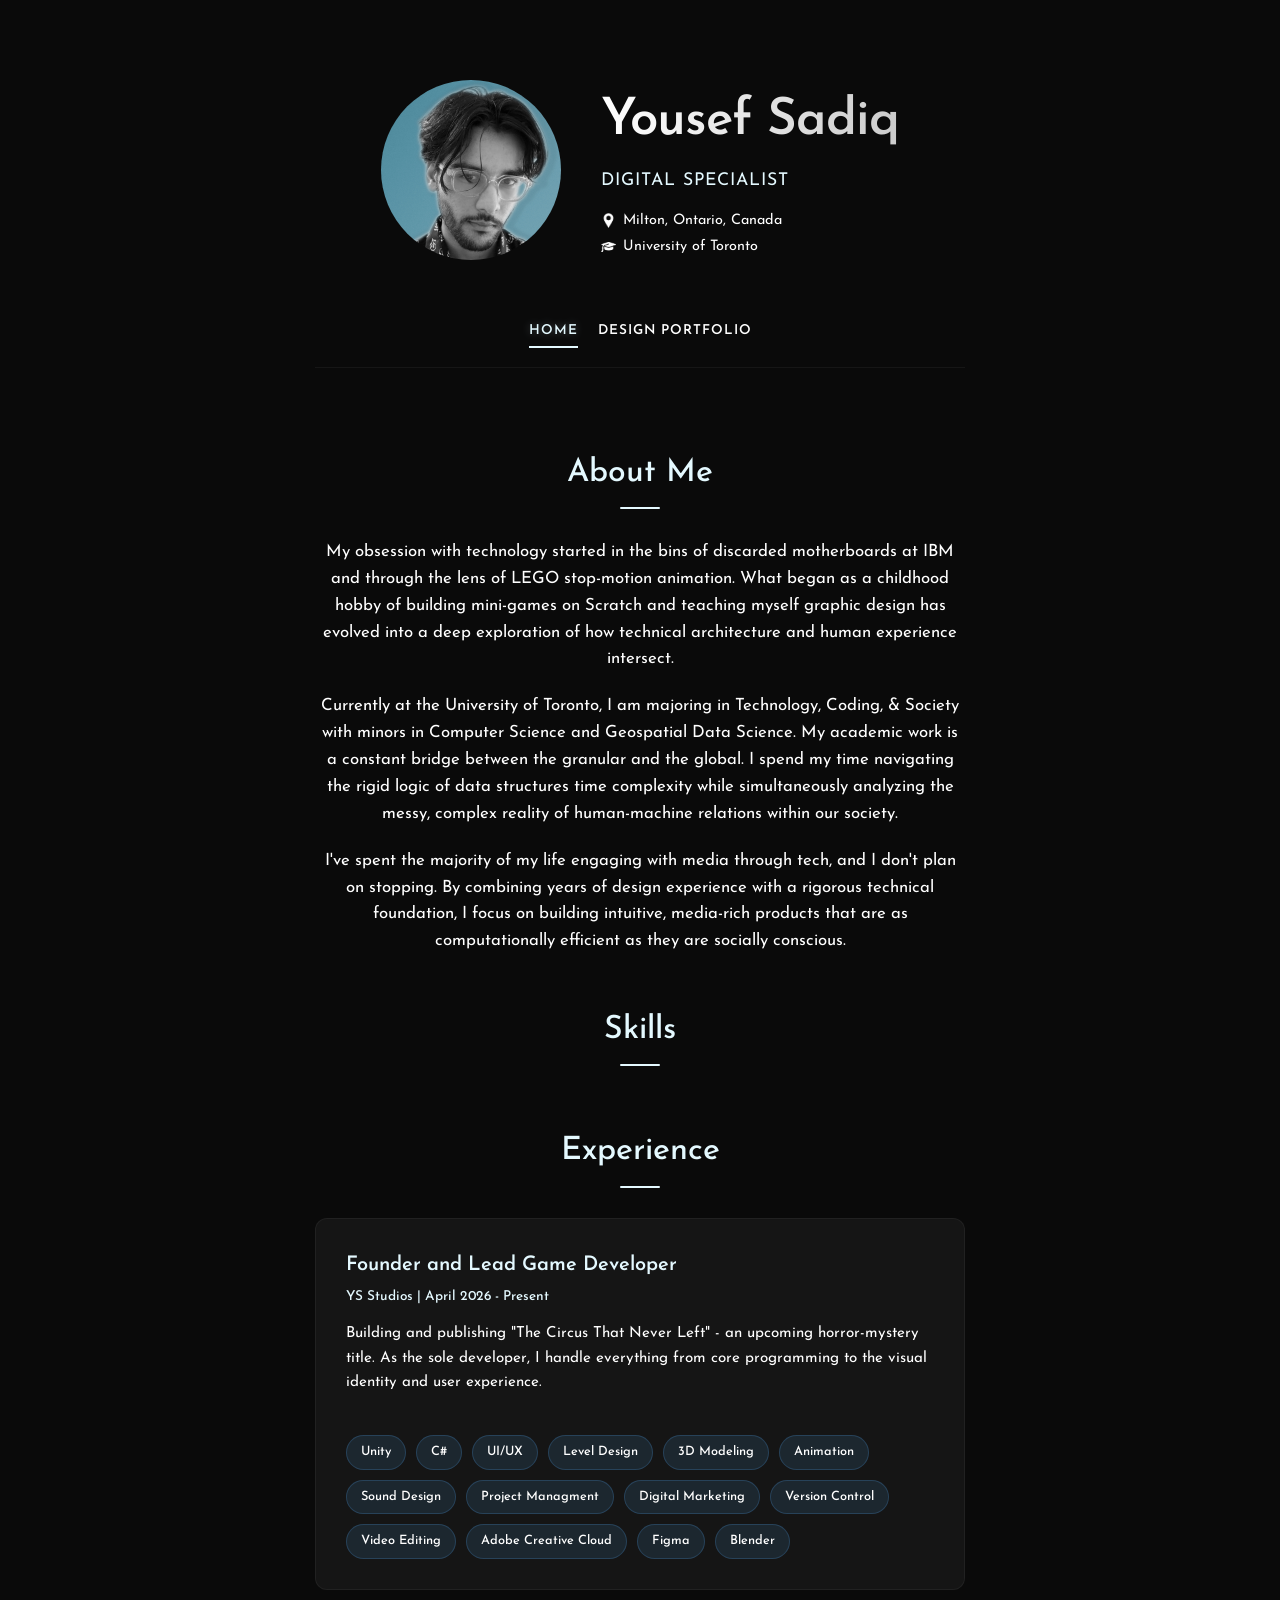
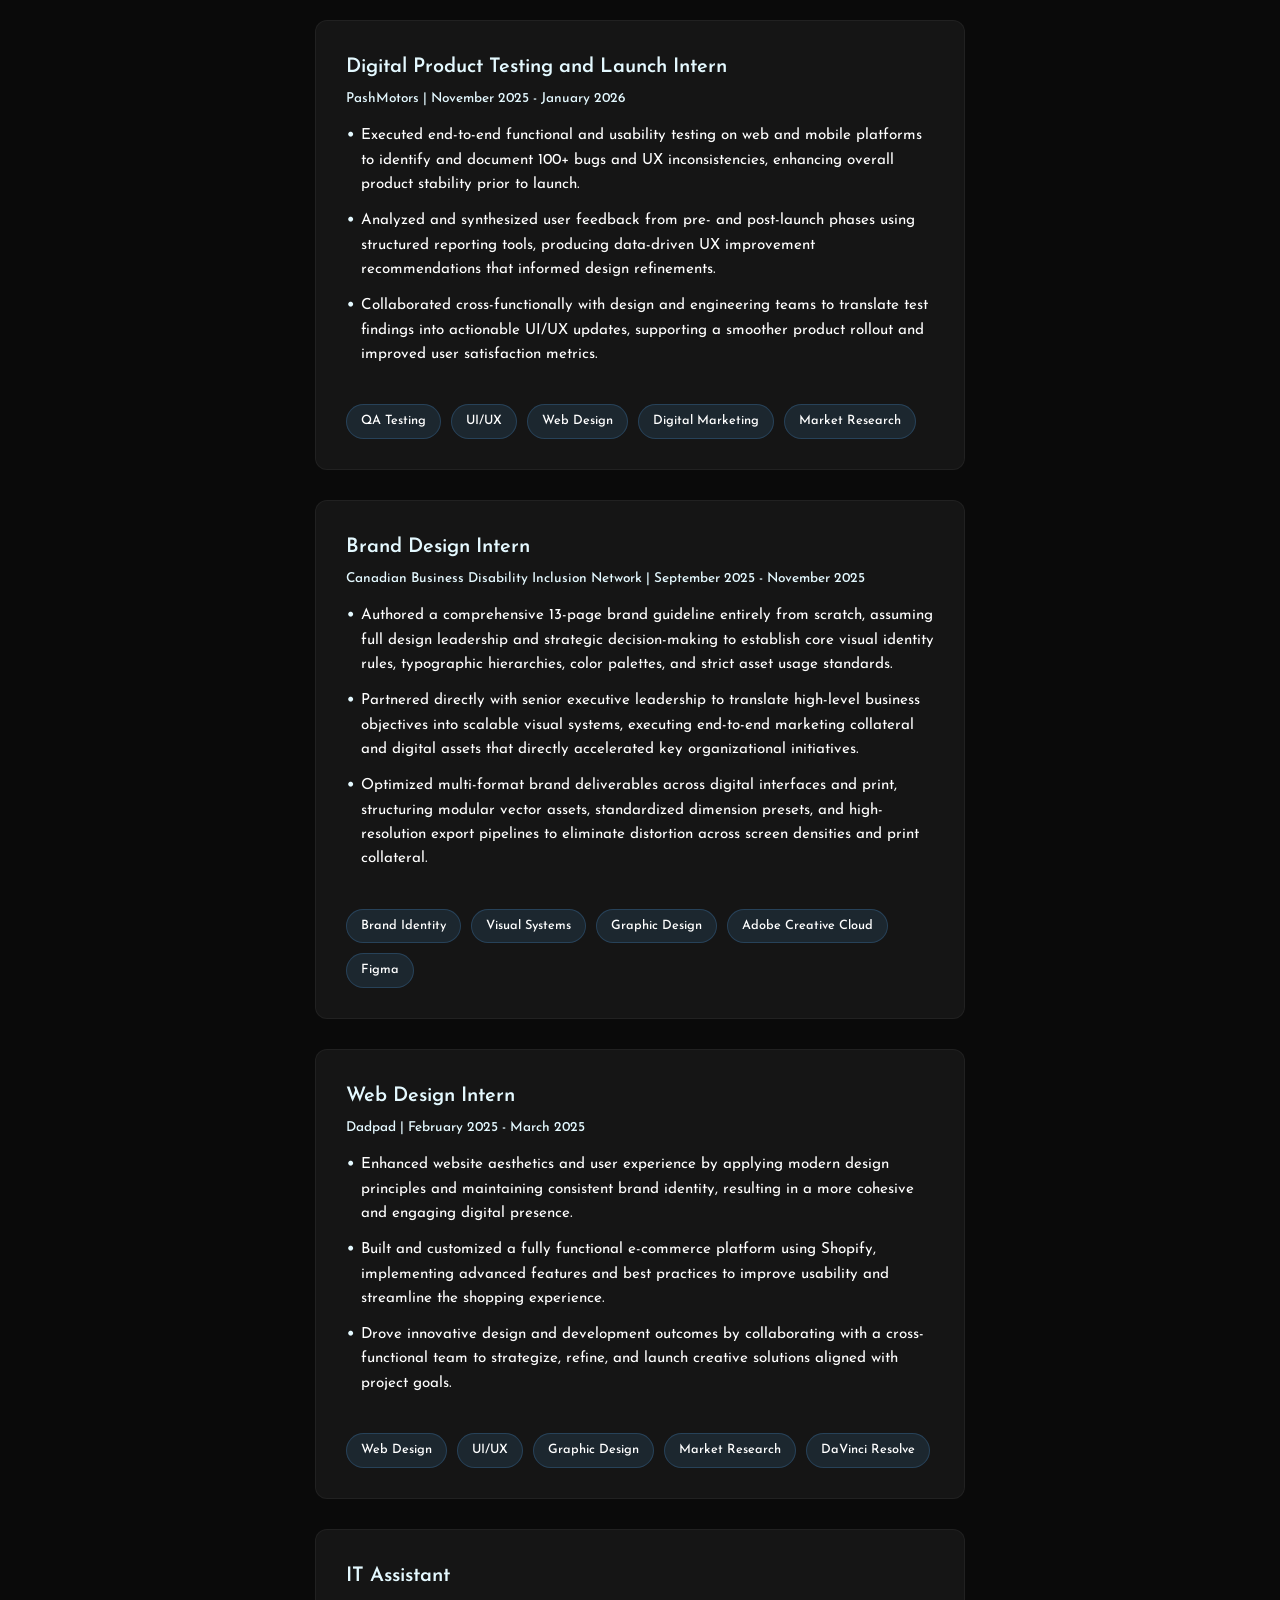
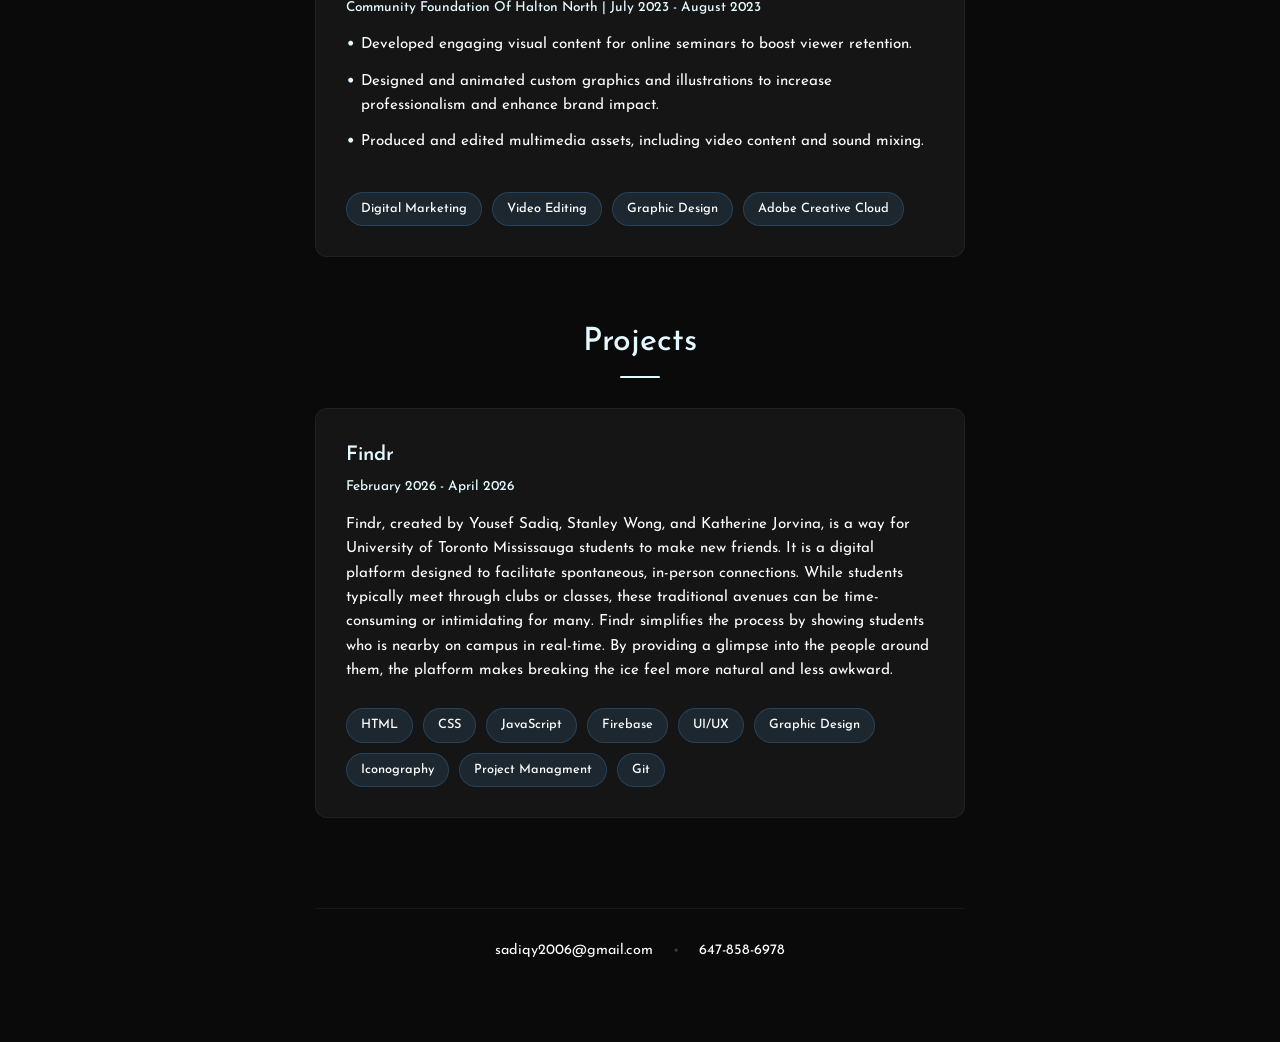
<file: index.html>
<!doctype html>
<html lang="en">
  <head>
    <meta charset="UTF-8" />
    <meta name="viewport" content="width=device-width, initial-scale=1.0" />
    <title>Yousef Sadiq | Digital Specialist</title>
    <link rel="stylesheet" href="style.css" />
  </head>
  <body>
    <div class="portfolio-container">
      <!-- HEADER SECTION -->
      <header class="profile-header">
        <div class="profile-picture"></div>
        <div class="profile-info">
          <h1>Yousef Sadiq</h1>
          <h2>Digital Specialist</h2>
          <p class="location-edu">
            <span class="icon location-icon"></span> Milton, Ontario, Canada<br />
            <span class="icon edu-icon"></span> University of Toronto
          </p>
        </div>
      </header>

      <!-- NAVIGATION -->
      <nav class="main-nav fade-in" style="animation-delay: 0.1s">
        <a href="index.html" class="nav-link active">Home</a>
        <a href="design.html" class="nav-link">Design Portfolio</a>
      </nav>

      <!-- ABOUT SECTION (Data injected by app.js) -->
      <section id="about-container" class="about-section fade-in"></section>

      <!-- SKILLS SECTION -->
      <section class="skills-section fade-in">
        <h3 class="section-title">Skills</h3>
        <div id="skills-container" class="skills-grid"></div>
      </section>

      <!-- EXPERIENCE SECTION -->
      <section class="experience-section fade-in">
        <h3 class="section-title">Experience</h3>
        <div id="experience-container"></div>
      </section>

      <!-- PROJECTS SECTION -->
      <section class="projects-section fade-in">
        <h3 class="section-title">Projects</h3>
        <div id="projects-container"></div>
      </section>

      <!-- FOOTER SECTION (Data injected by app.js) -->
      <footer class="site-footer fade-in" style="animation-delay: 1s"></footer>
    </div>

    <script src="app.js"></script>
  </body>
</html>
</file>
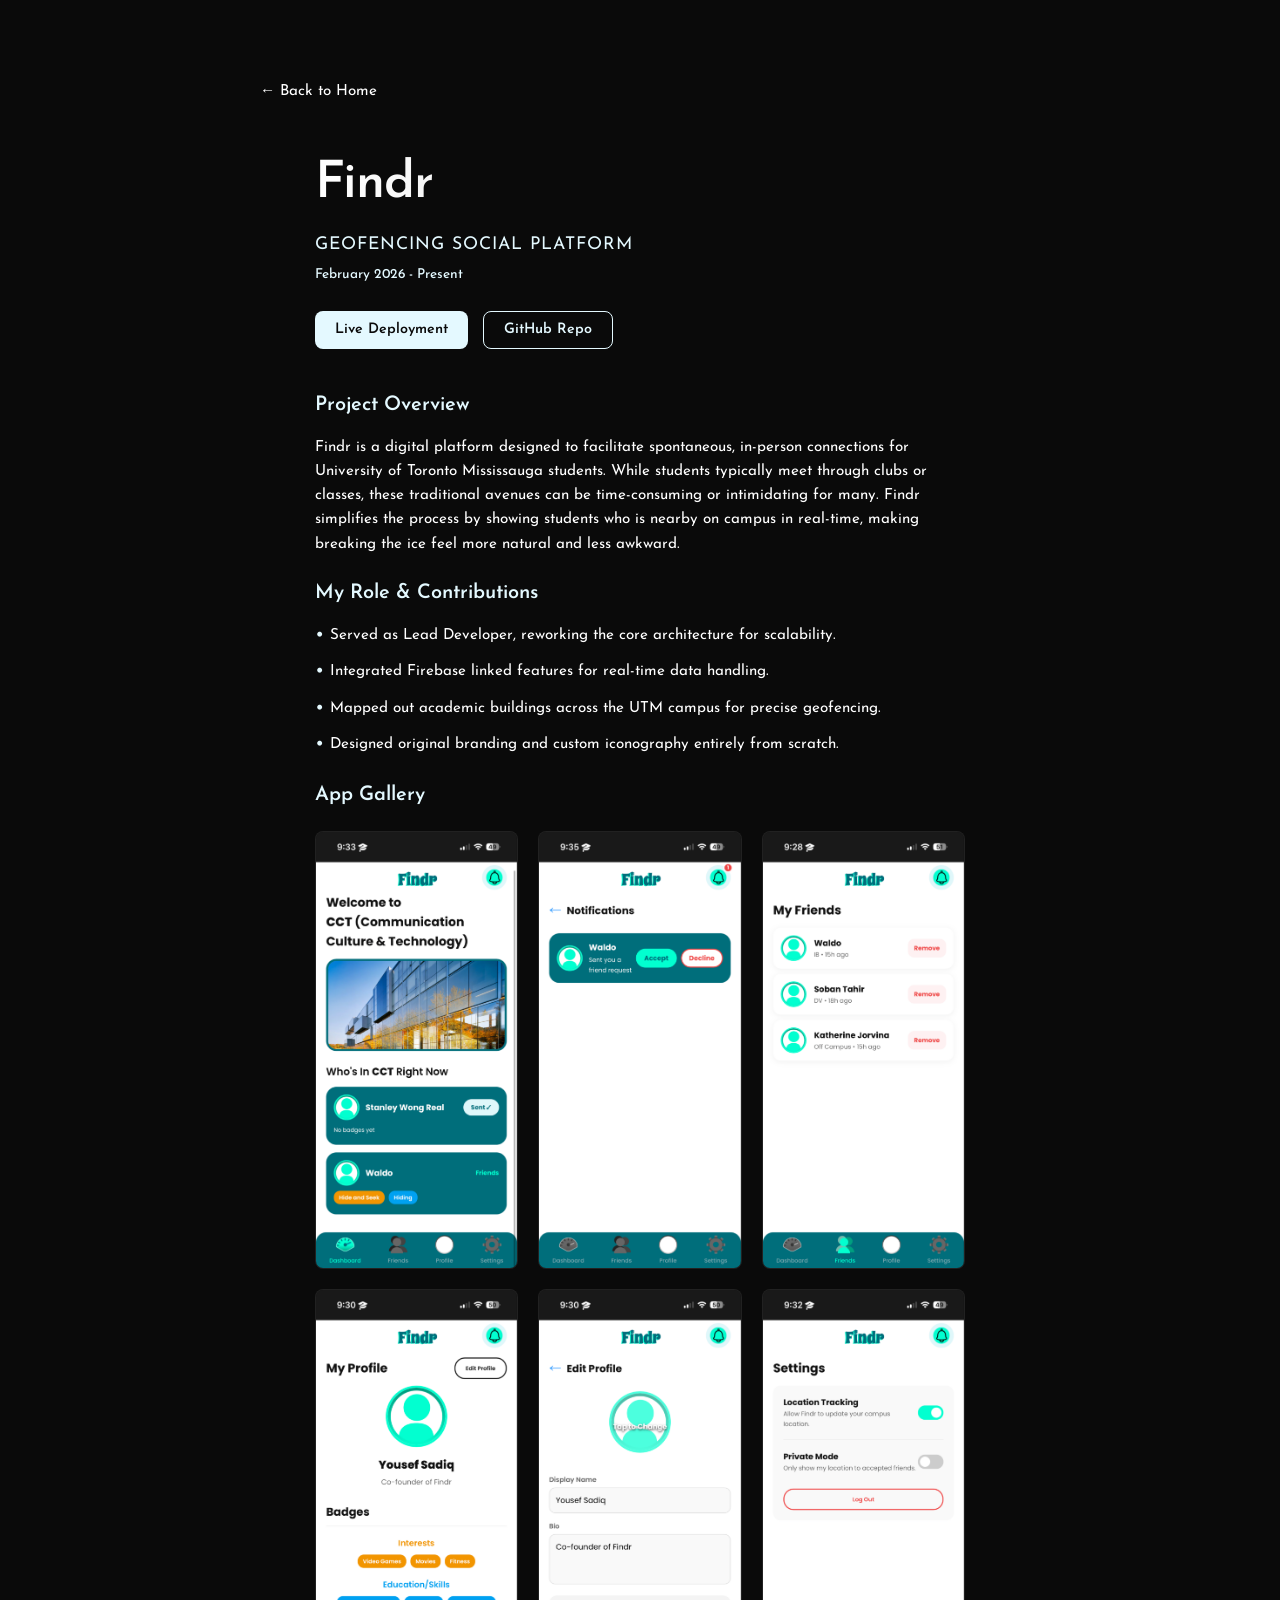
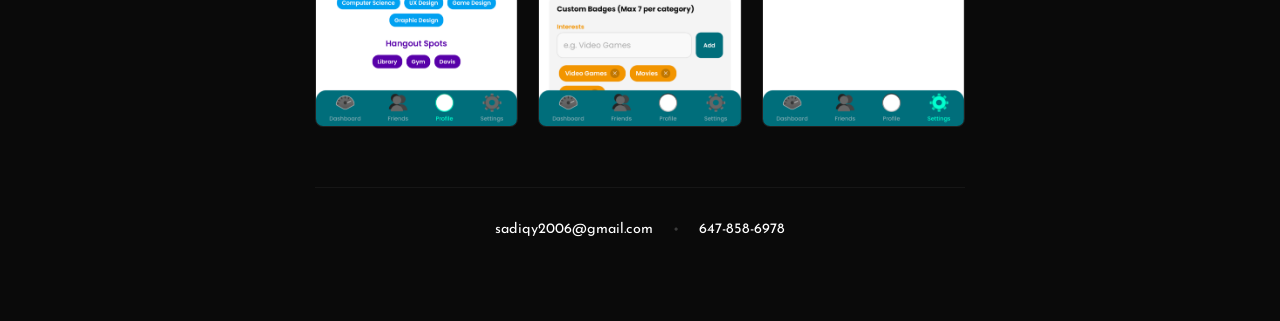
<file: findr.html>
<!doctype html>
<html lang="en">
  <head>
    <meta charset="UTF-8" />
    <meta name="viewport" content="width=device-width, initial-scale=1.0" />
    <title>Findr | Yousef Sadiq</title>
    <link rel="stylesheet" href="style.css" />
  </head>
  <body>
    <div class="portfolio-container">
      <a href="index.html" class="back-link">← Back to Home</a>

      <header class="project-header fade-in">
        <h1>Findr</h1>
        <h2 style="margin-bottom: 5px">Geofencing Social Platform</h2>
        <p class="item-date">February 2026 - Present</p>

        <div class="project-links">
          <a
            href="https://findrprofile.github.io/findr/"
            class="btn primary-btn"
            target="_blank"
            >Live Deployment</a
          >
          <a
            href="https://github.com/findrprofile/findr"
            class="btn secondary-btn"
            target="_blank"
            >GitHub Repo</a
          >
        </div>
      </header>

      <section class="project-details fade-in" style="animation-delay: 0.2s">
        <h3 class="item-title" style="margin-bottom: 15px">Project Overview</h3>
        <p class="item-description" style="margin-bottom: 20px">
          Findr is a digital platform designed to facilitate spontaneous,
          in-person connections for University of Toronto Mississauga students.
          While students typically meet through clubs or classes, these
          traditional avenues can be time-consuming or intimidating for many.
          Findr simplifies the process by showing students who is nearby on
          campus in real-time, making breaking the ice feel more natural and
          less awkward.
        </p>

        <h3 class="item-title" style="margin-bottom: 15px">
          My Role & Contributions
        </h3>
        <div class="item-description">
          <ul>
            <li>
              Served as Lead Developer, reworking the core architecture for
              scalability.
            </li>
            <li>
              Integrated Firebase linked features for real-time data handling.
            </li>
            <li>
              Mapped out academic buildings across the UTM campus for precise
              geofencing.
            </li>
            <li>
              Designed original branding and custom iconography entirely from
              scratch.
            </li>
          </ul>
        </div>
      </section>

      <section class="project-gallery fade-in" style="animation-delay: 0.4s">
        <h3
          class="item-title"
          style="
            margin-bottom: 15px;
            text-align: left;
            width: 100%;
            max-width: 650px;
          "
        >
          App Gallery
        </h3>

        <div class="gallery-grid">
          <img
            src="assets/findr/image2.png"
            alt="Findr Dashboard"
            class="gallery-img"
          />
          <img
            src="assets/findr/image3.png"
            alt="Findr Notifications Page"
            class="gallery-img"
          />
          <img
            src="assets/findr/image1.png"
            alt="Findr Friends Page"
            class="gallery-img"
          />
          <img
            src="assets/findr/image4.png"
            alt="Findr Profile Page"
            class="gallery-img"
          />
          <img
            src="assets/findr/image6.png"
            alt="Findr Edit Profile Page"
            class="gallery-img"
          />
          <img
            src="assets/findr/image5.png"
            alt="Findr Settings Page"
            class="gallery-img"
          />
        </div>
      </section>

      <!-- FOOTER SECTION (Data injected by app.js) -->
      <footer class="site-footer fade-in" style="animation-delay: 1s"></footer>
    </div>

    <!-- Required for dynamic footer rendering -->
    <script src="app.js"></script>
  </body>
</html>
</file>
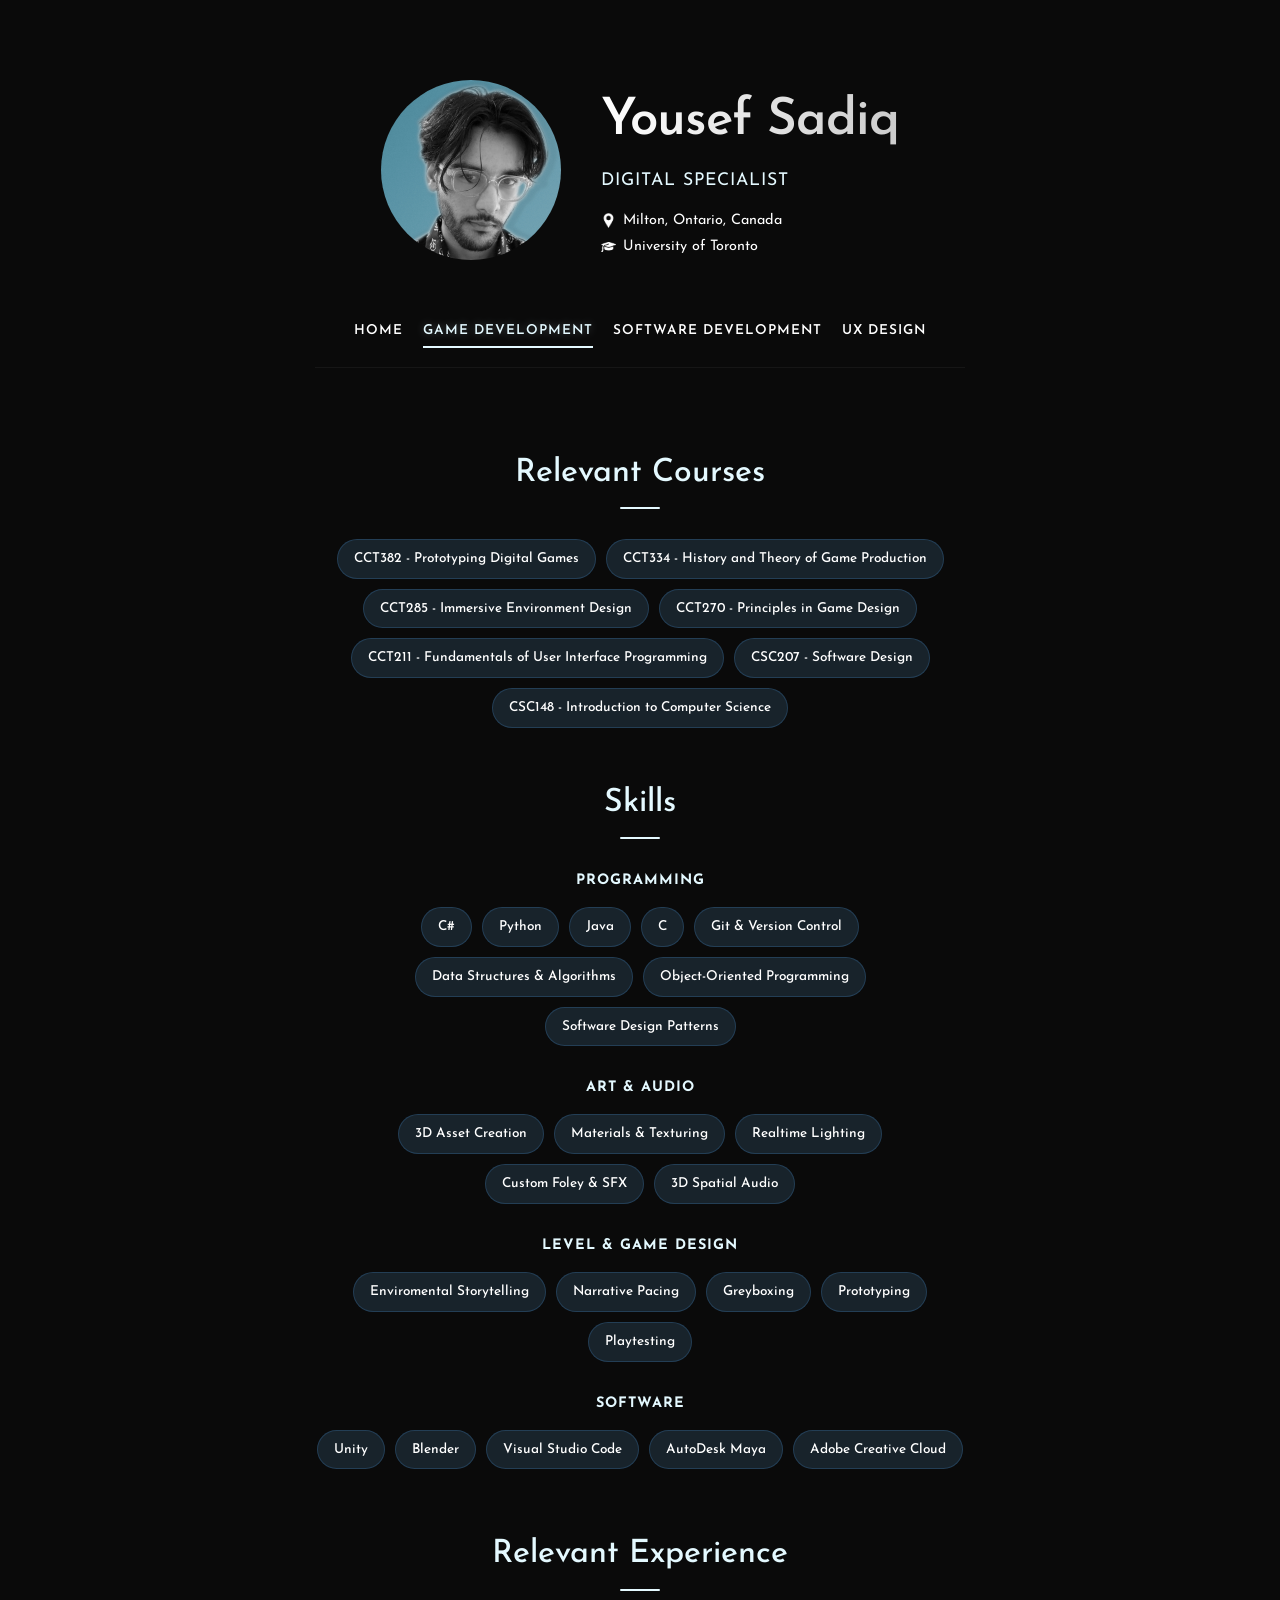
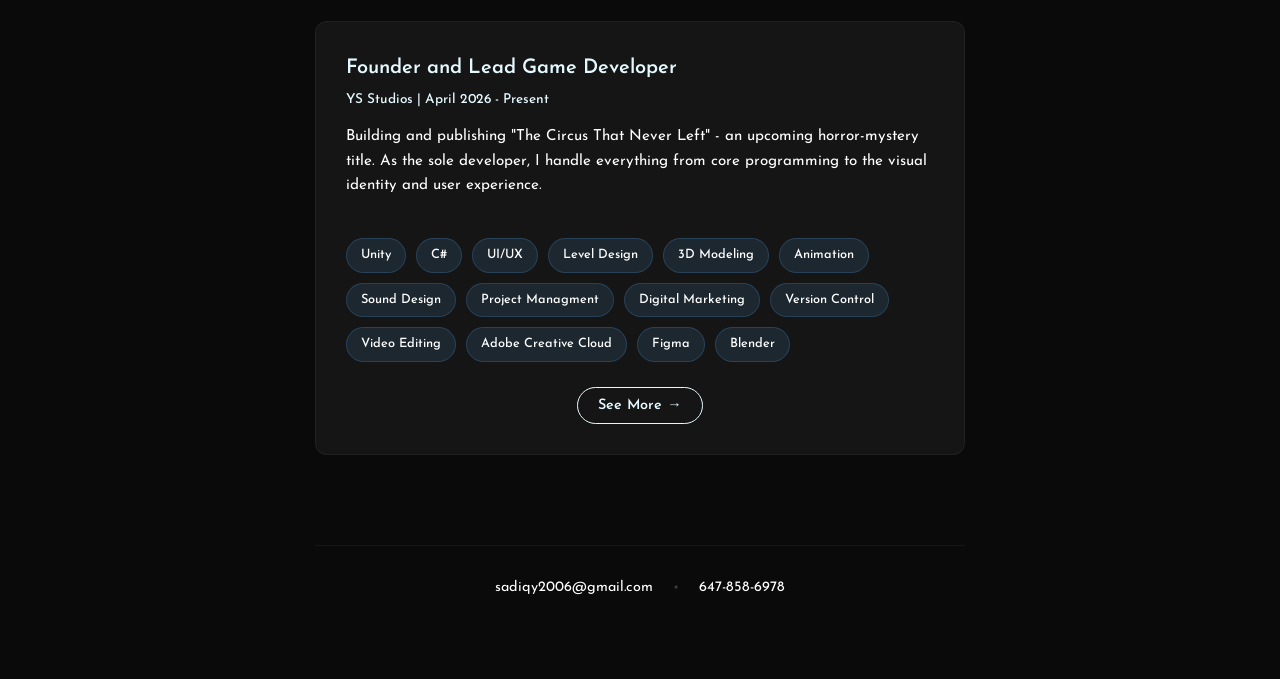
<file: game-dev.html>
<!doctype html>
<html lang="en">
  <head>
    <meta charset="UTF-8" />
    <meta name="viewport" content="width=device-width, initial-scale=1.0" />
    <title>Game Development | Yousef Sadiq</title>
    <link rel="stylesheet" href="style.css" />
  </head>
  <body data-category="game">
    <div class="portfolio-container">
      <header class="profile-header">
        <div class="profile-picture"></div>
        <div class="profile-info">
          <h1>Yousef Sadiq</h1>
          <h2>Digital Specialist</h2>
          <p class="location-edu">
            <span class="icon location-icon"></span> Milton, Ontario, Canada<br />
            <span class="icon edu-icon"></span> University of Toronto
          </p>
        </div>
      </header>

      <nav
        class="main-nav fade-in"
        style="animation-delay: 0.1s; flex-wrap: wrap"
      >
        <a href="index.html" class="nav-link">Home</a>
        <a href="game-dev.html" class="nav-link active">Game Development</a>
        <a href="software-dev.html" class="nav-link">Software Development</a>
        <a href="ux-design.html" class="nav-link">UX Design</a>
      </nav>

      <section class="courses-section fade-in">
        <h3 class="section-title">Relevant Courses</h3>
        <div id="courses-container"></div>
      </section>

      <section class="skills-section fade-in">
        <h3 class="section-title">Skills</h3>
        <div id="skills-container" class="skills-grid"></div>
      </section>

      <section class="experience-section fade-in">
        <h3 class="section-title">Relevant Experience</h3>
        <div id="experience-container"></div>
      </section>

      <section class="projects-section fade-in">
        <h3 class="section-title">Relevant Projects</h3>
        <div id="projects-container"></div>
      </section>

      <footer class="site-footer fade-in" style="animation-delay: 1s"></footer>
    </div>

    <script src="app.js"></script>
  </body>
</html>
</file>
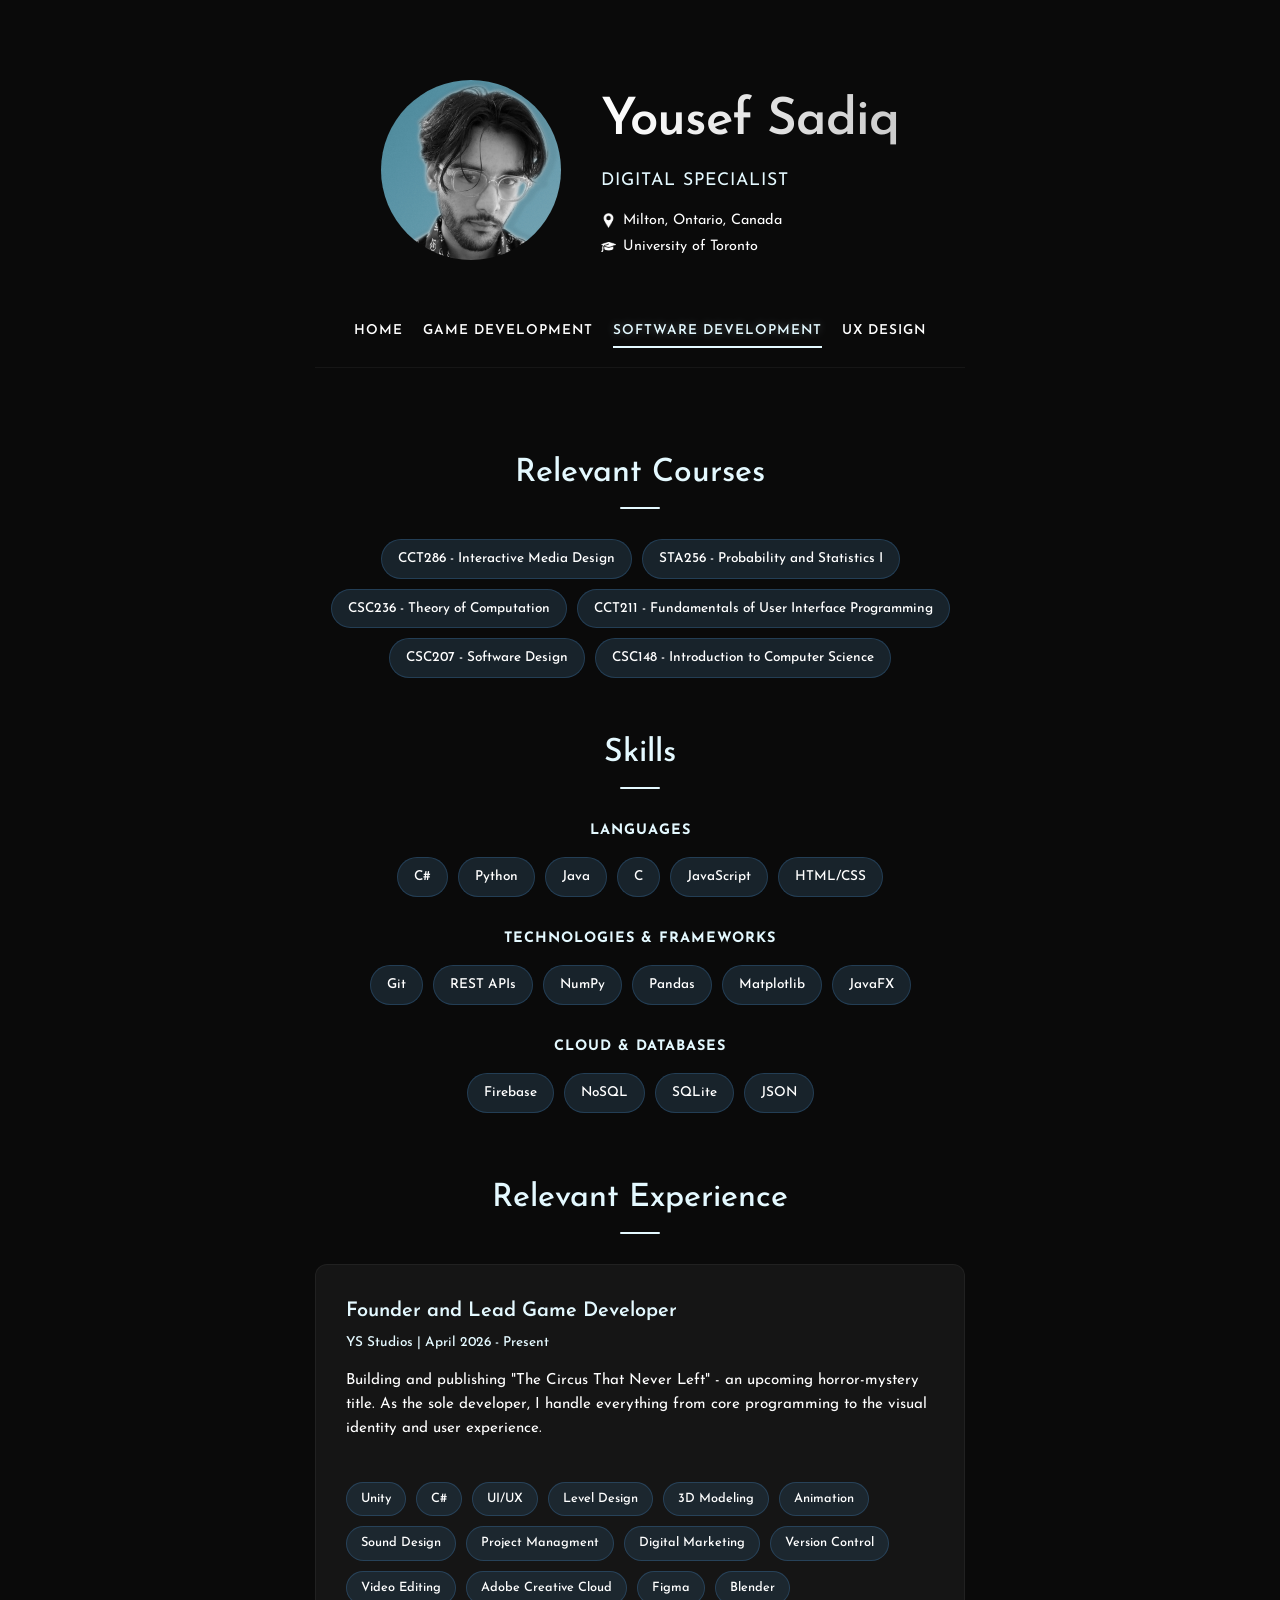
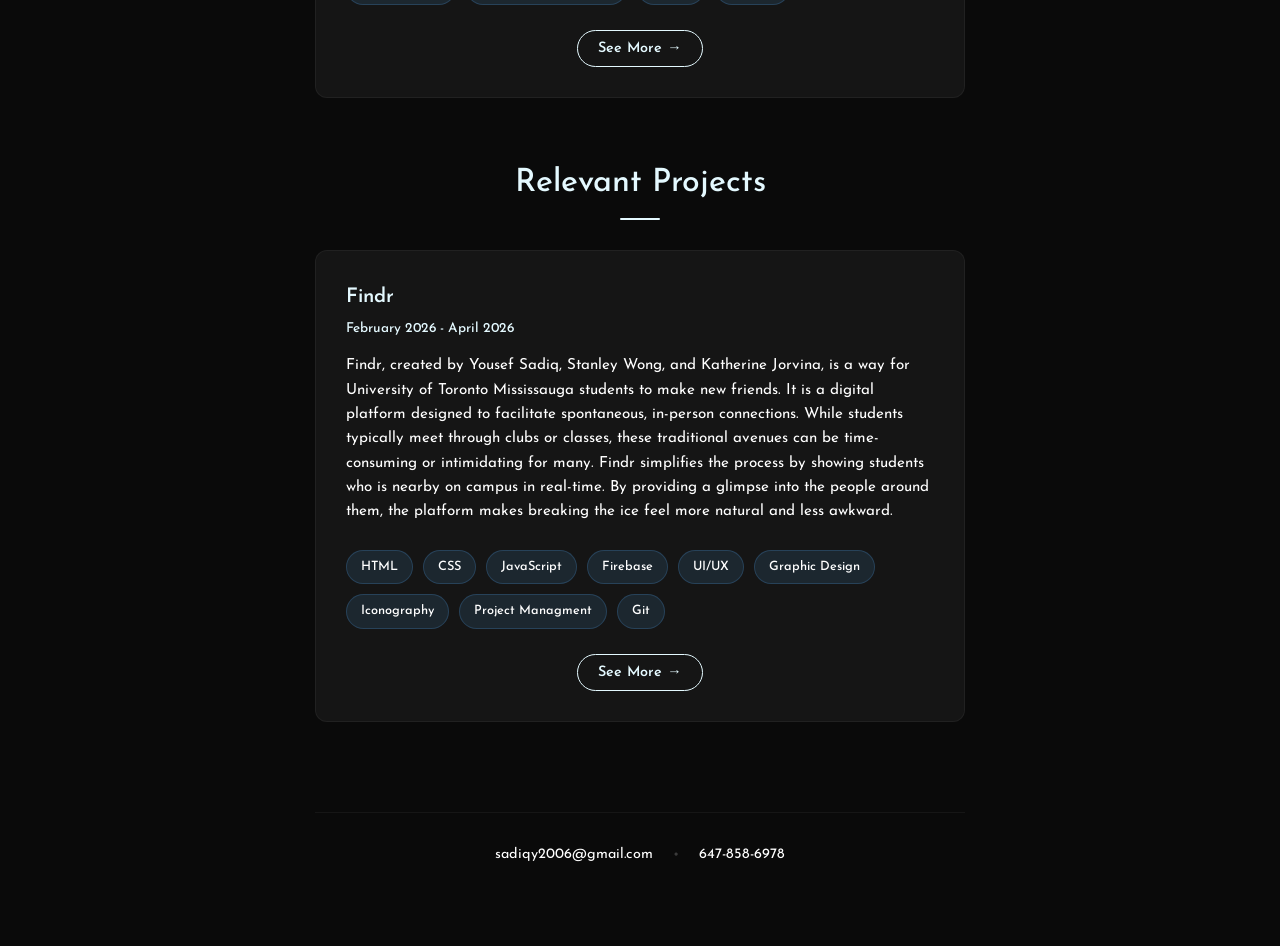
<file: software-dev.html>
<!doctype html>
<html lang="en">
  <head>
    <meta charset="UTF-8" />
    <meta name="viewport" content="width=device-width, initial-scale=1.0" />
    <title>Software Development | Yousef Sadiq</title>
    <link rel="stylesheet" href="style.css" />
  </head>
  <body data-category="software">
    <div class="portfolio-container">
      <header class="profile-header">
        <div class="profile-picture"></div>
        <div class="profile-info">
          <h1>Yousef Sadiq</h1>
          <h2>Digital Specialist</h2>
          <p class="location-edu">
            <span class="icon location-icon"></span> Milton, Ontario, Canada<br />
            <span class="icon edu-icon"></span> University of Toronto
          </p>
        </div>
      </header>

      <nav
        class="main-nav fade-in"
        style="animation-delay: 0.1s; flex-wrap: wrap"
      >
        <a href="index.html" class="nav-link">Home</a>
        <a href="game-dev.html" class="nav-link">Game Development</a>
        <a href="software-dev.html" class="nav-link active"
          >Software Development</a
        >
        <a href="ux-design.html" class="nav-link">UX Design</a>
      </nav>

      <section class="courses-section fade-in">
        <h3 class="section-title">Relevant Courses</h3>
        <div id="courses-container"></div>
      </section>

      <section class="skills-section fade-in">
        <h3 class="section-title">Skills</h3>
        <div id="skills-container" class="skills-grid"></div>
      </section>

      <section class="experience-section fade-in">
        <h3 class="section-title">Relevant Experience</h3>
        <div id="experience-container"></div>
      </section>

      <section class="projects-section fade-in">
        <h3 class="section-title">Relevant Projects</h3>
        <div id="projects-container"></div>
      </section>

      <footer class="site-footer fade-in" style="animation-delay: 1s"></footer>
    </div>

    <script src="app.js"></script>
  </body>
</html>
</file>
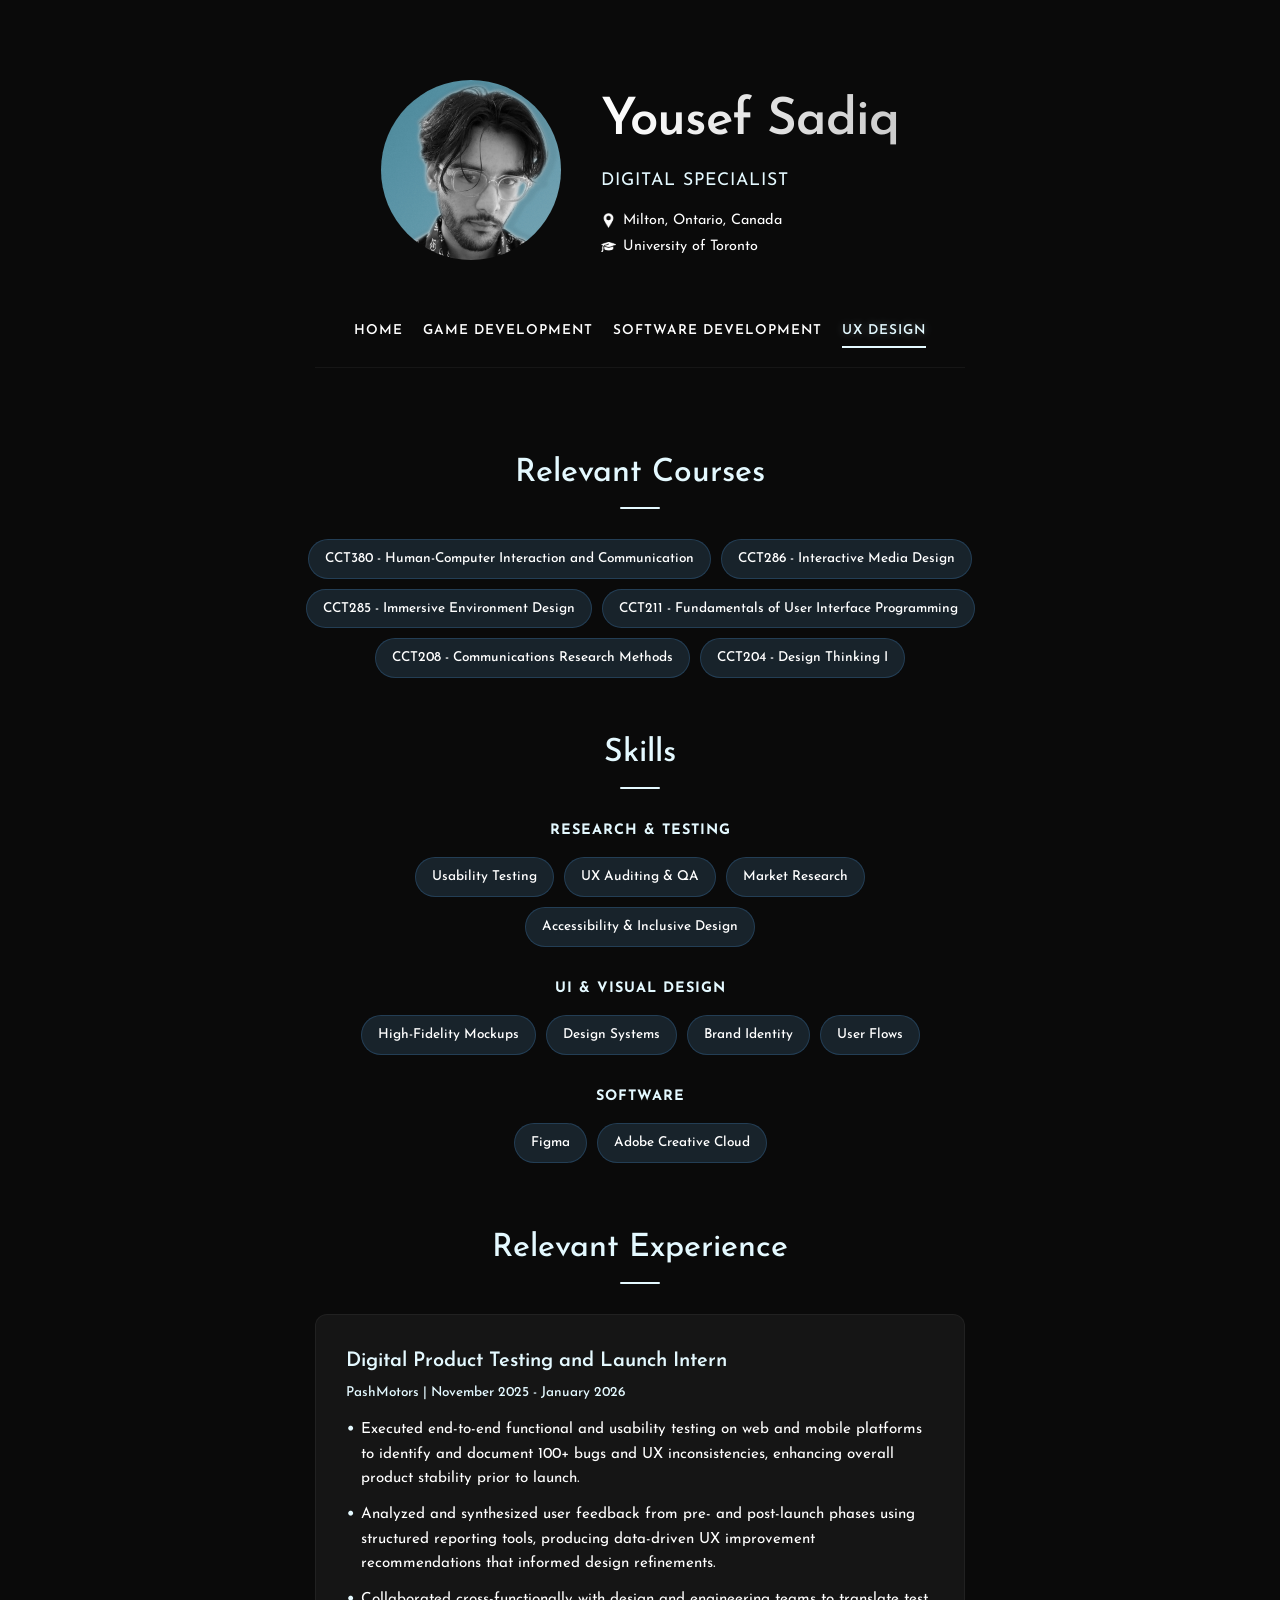
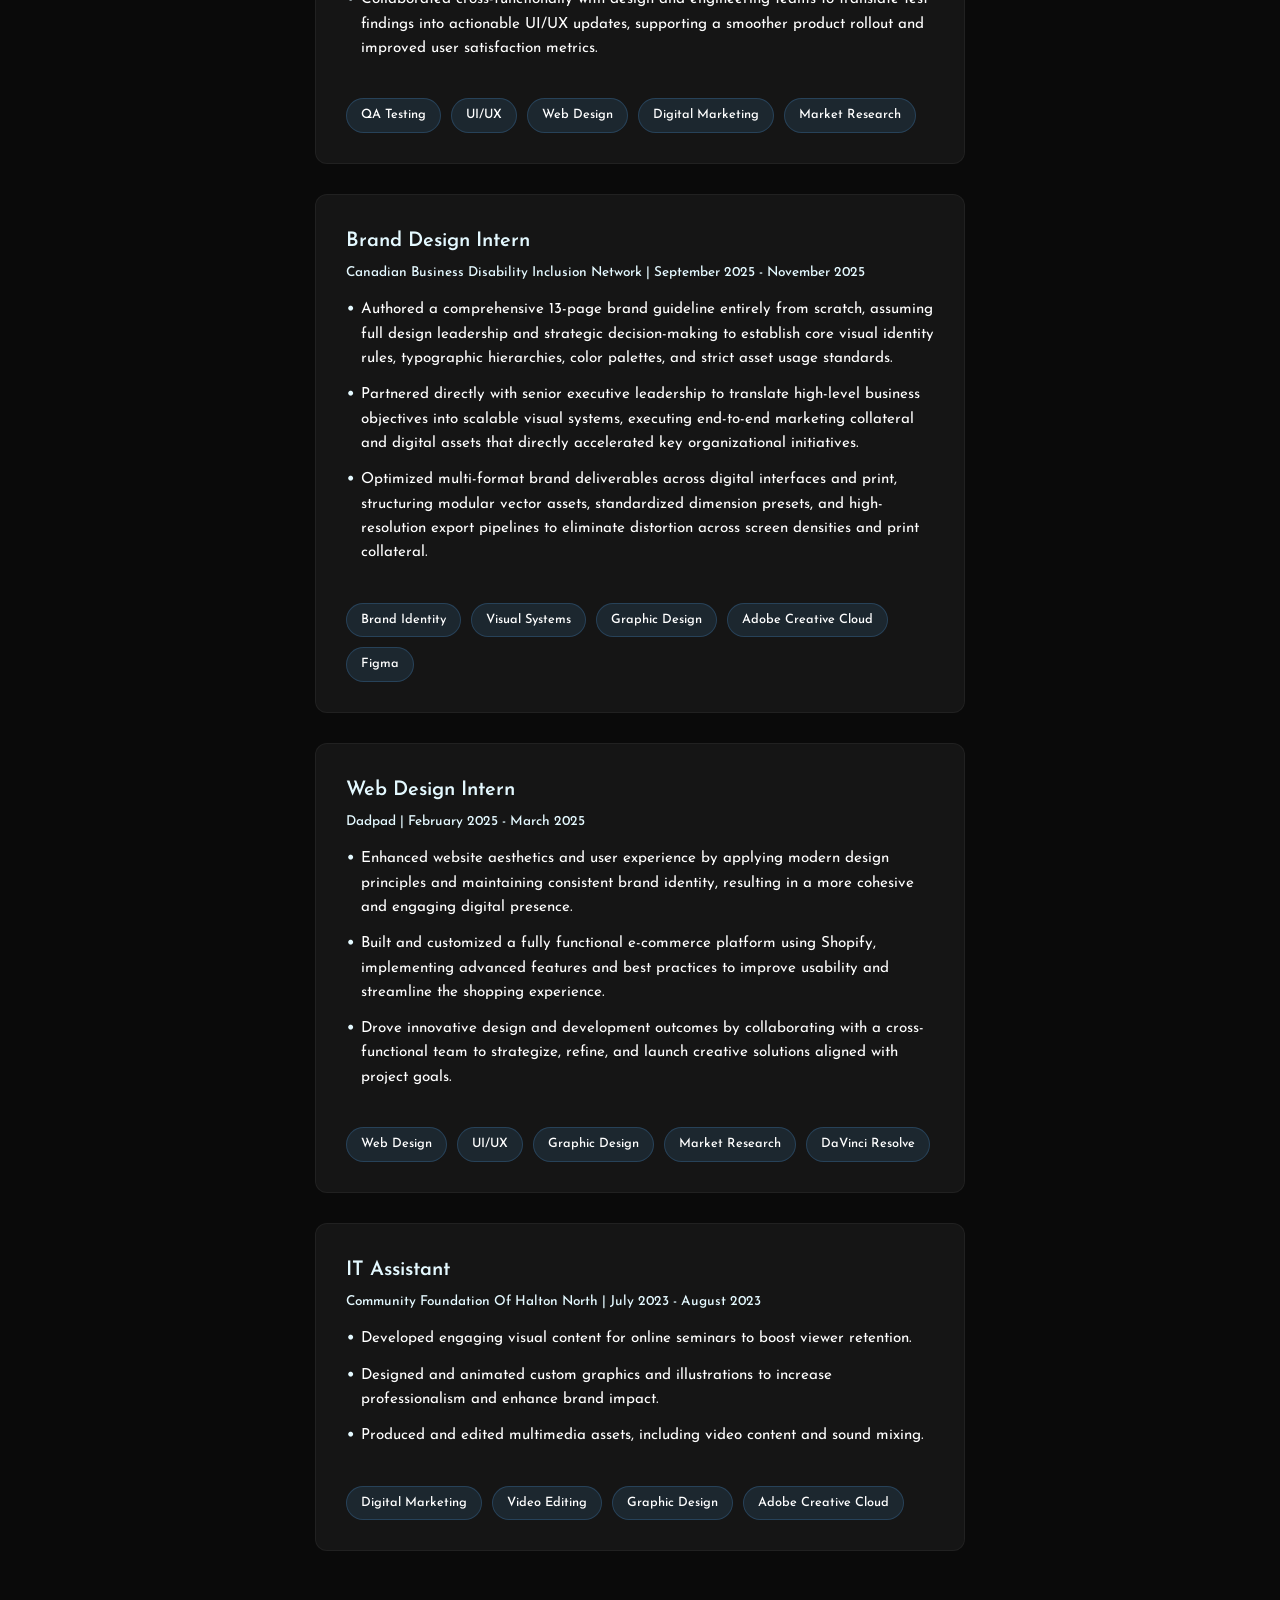
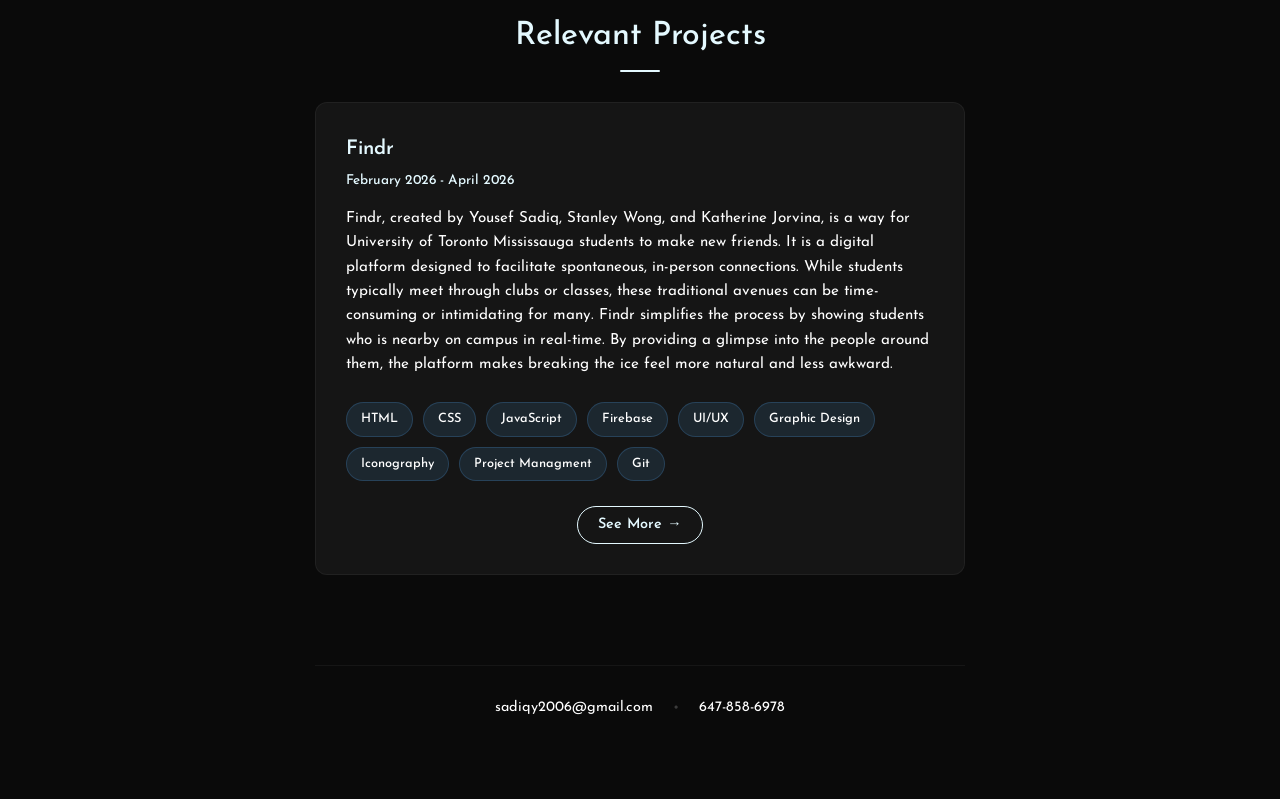
<file: ux-design.html>
<!doctype html>
<html lang="en">
  <head>
    <meta charset="UTF-8" />
    <meta name="viewport" content="width=device-width, initial-scale=1.0" />
    <title>UX Design | Yousef Sadiq</title>
    <link rel="stylesheet" href="style.css" />
  </head>
  <body data-category="ux">
    <div class="portfolio-container">
      <header class="profile-header">
        <div class="profile-picture"></div>
        <div class="profile-info">
          <h1>Yousef Sadiq</h1>
          <h2>Digital Specialist</h2>
          <p class="location-edu">
            <span class="icon location-icon"></span> Milton, Ontario, Canada<br />
            <span class="icon edu-icon"></span> University of Toronto
          </p>
        </div>
      </header>

      <nav
        class="main-nav fade-in"
        style="animation-delay: 0.1s; flex-wrap: wrap"
      >
        <a href="index.html" class="nav-link">Home</a>
        <a href="game-dev.html" class="nav-link">Game Development</a>
        <a href="software-dev.html" class="nav-link">Software Development</a>
        <a href="ux-design.html" class="nav-link active">UX Design</a>
      </nav>

      <section class="courses-section fade-in">
        <h3 class="section-title">Relevant Courses</h3>
        <div id="courses-container"></div>
      </section>

      <section class="skills-section fade-in">
        <h3 class="section-title">Skills</h3>
        <div id="skills-container" class="skills-grid"></div>
      </section>

      <section class="experience-section fade-in">
        <h3 class="section-title">Relevant Experience</h3>
        <div id="experience-container"></div>
      </section>

      <section class="projects-section fade-in">
        <h3 class="section-title">Relevant Projects</h3>
        <div id="projects-container"></div>
      </section>

      <footer class="site-footer fade-in" style="animation-delay: 1s"></footer>
    </div>

    <script src="app.js"></script>
  </body>
</html>
</file>
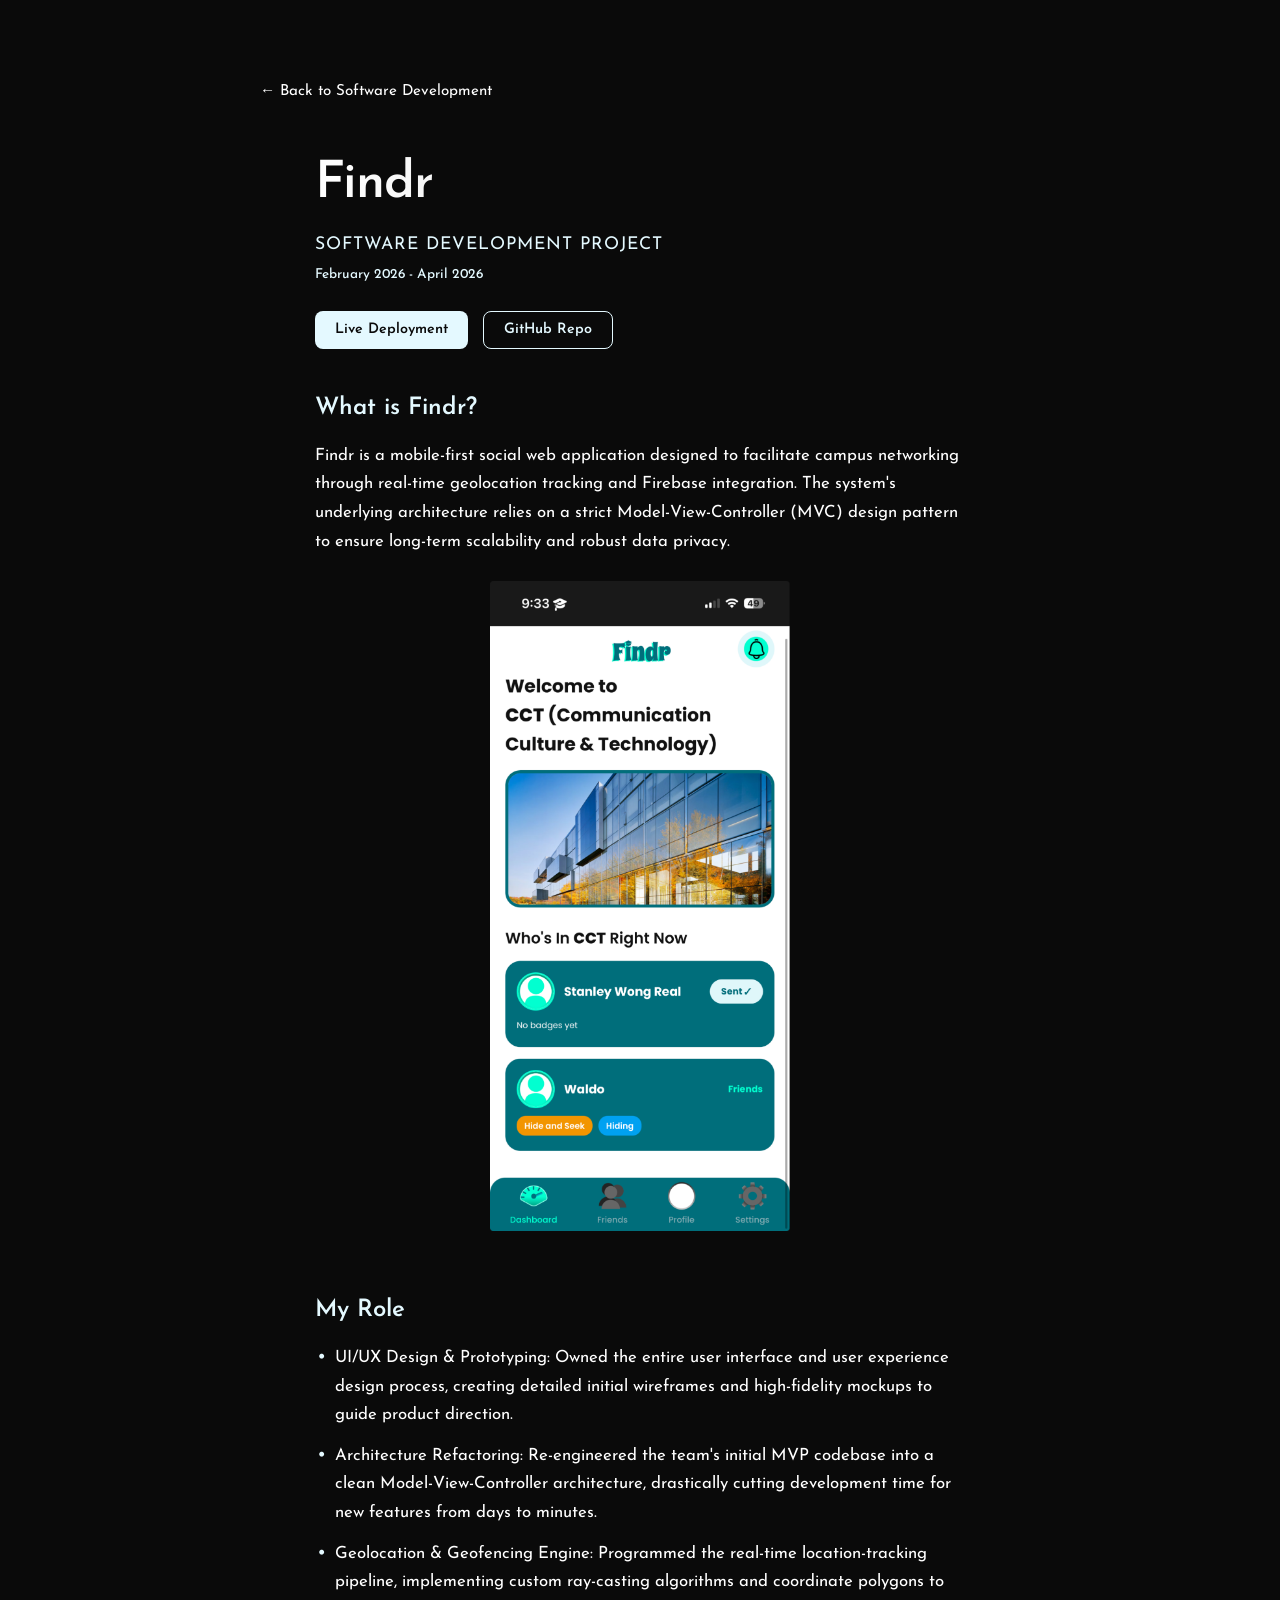
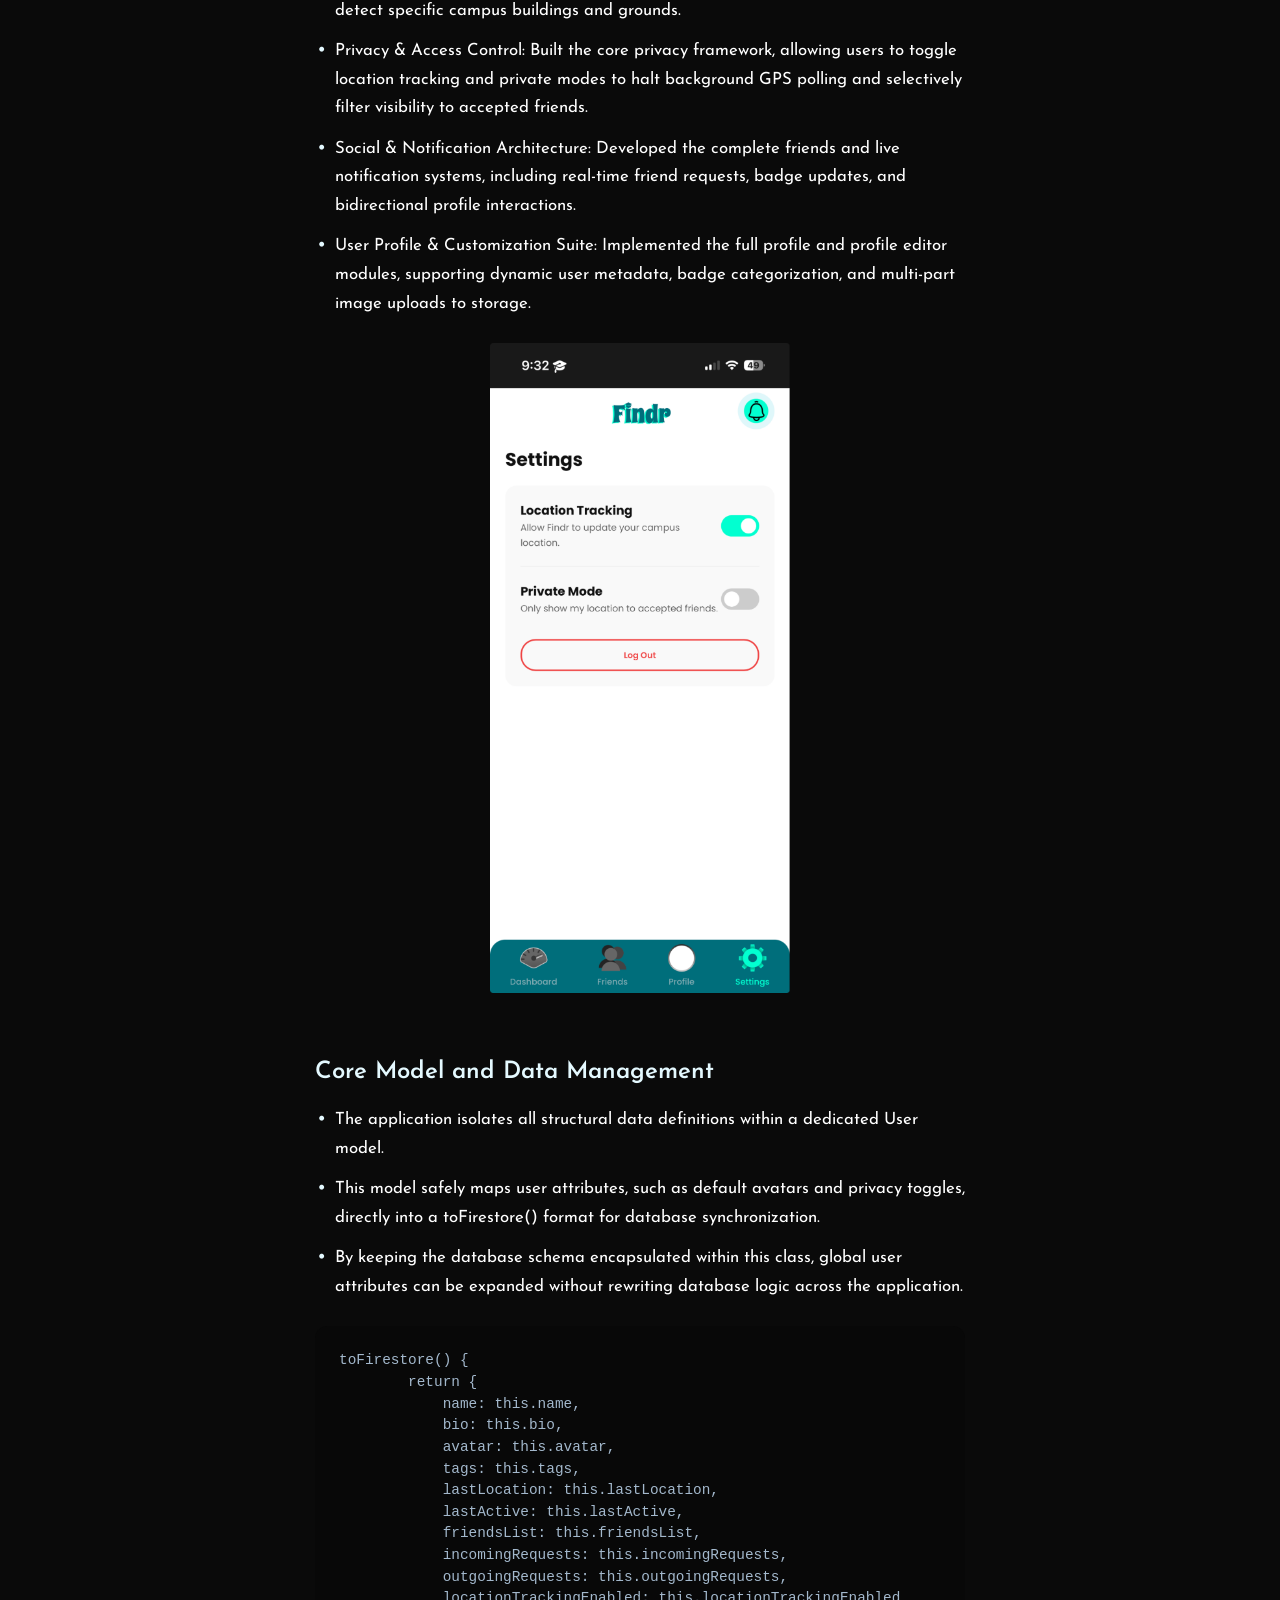
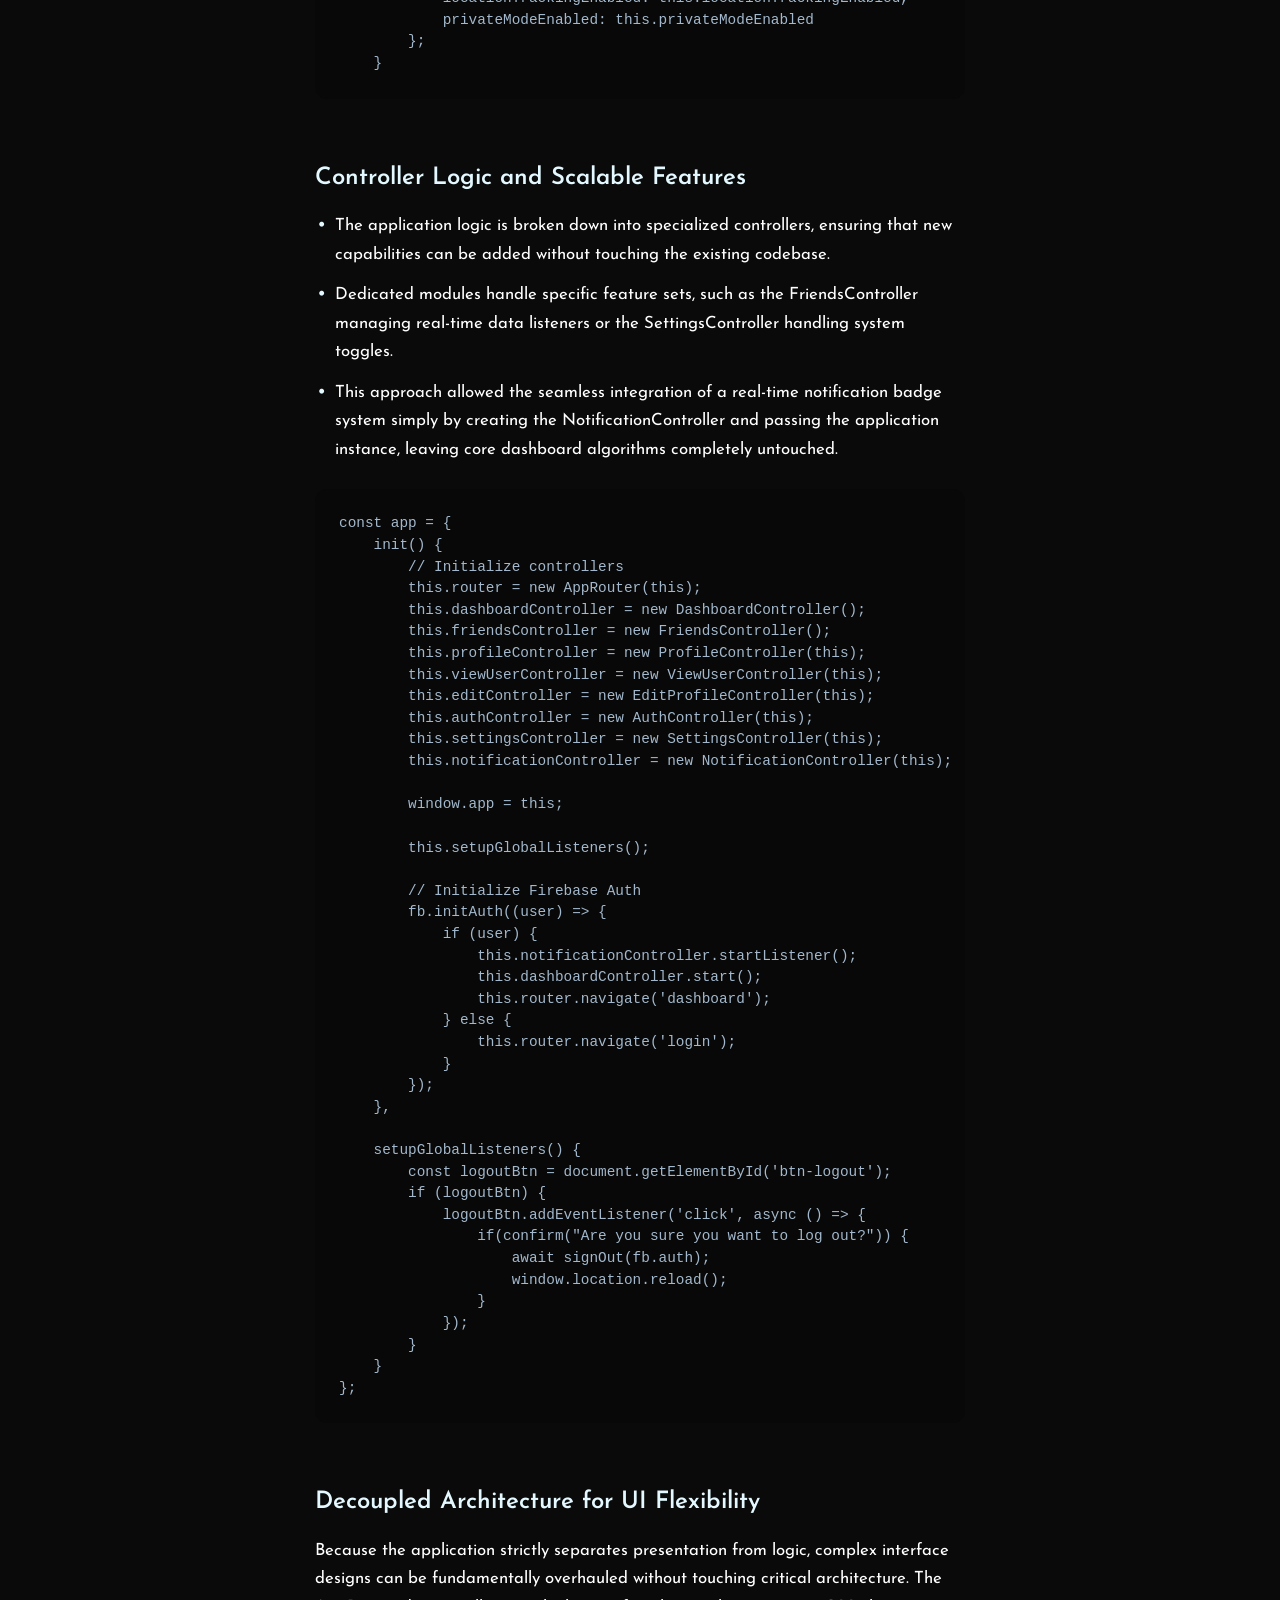
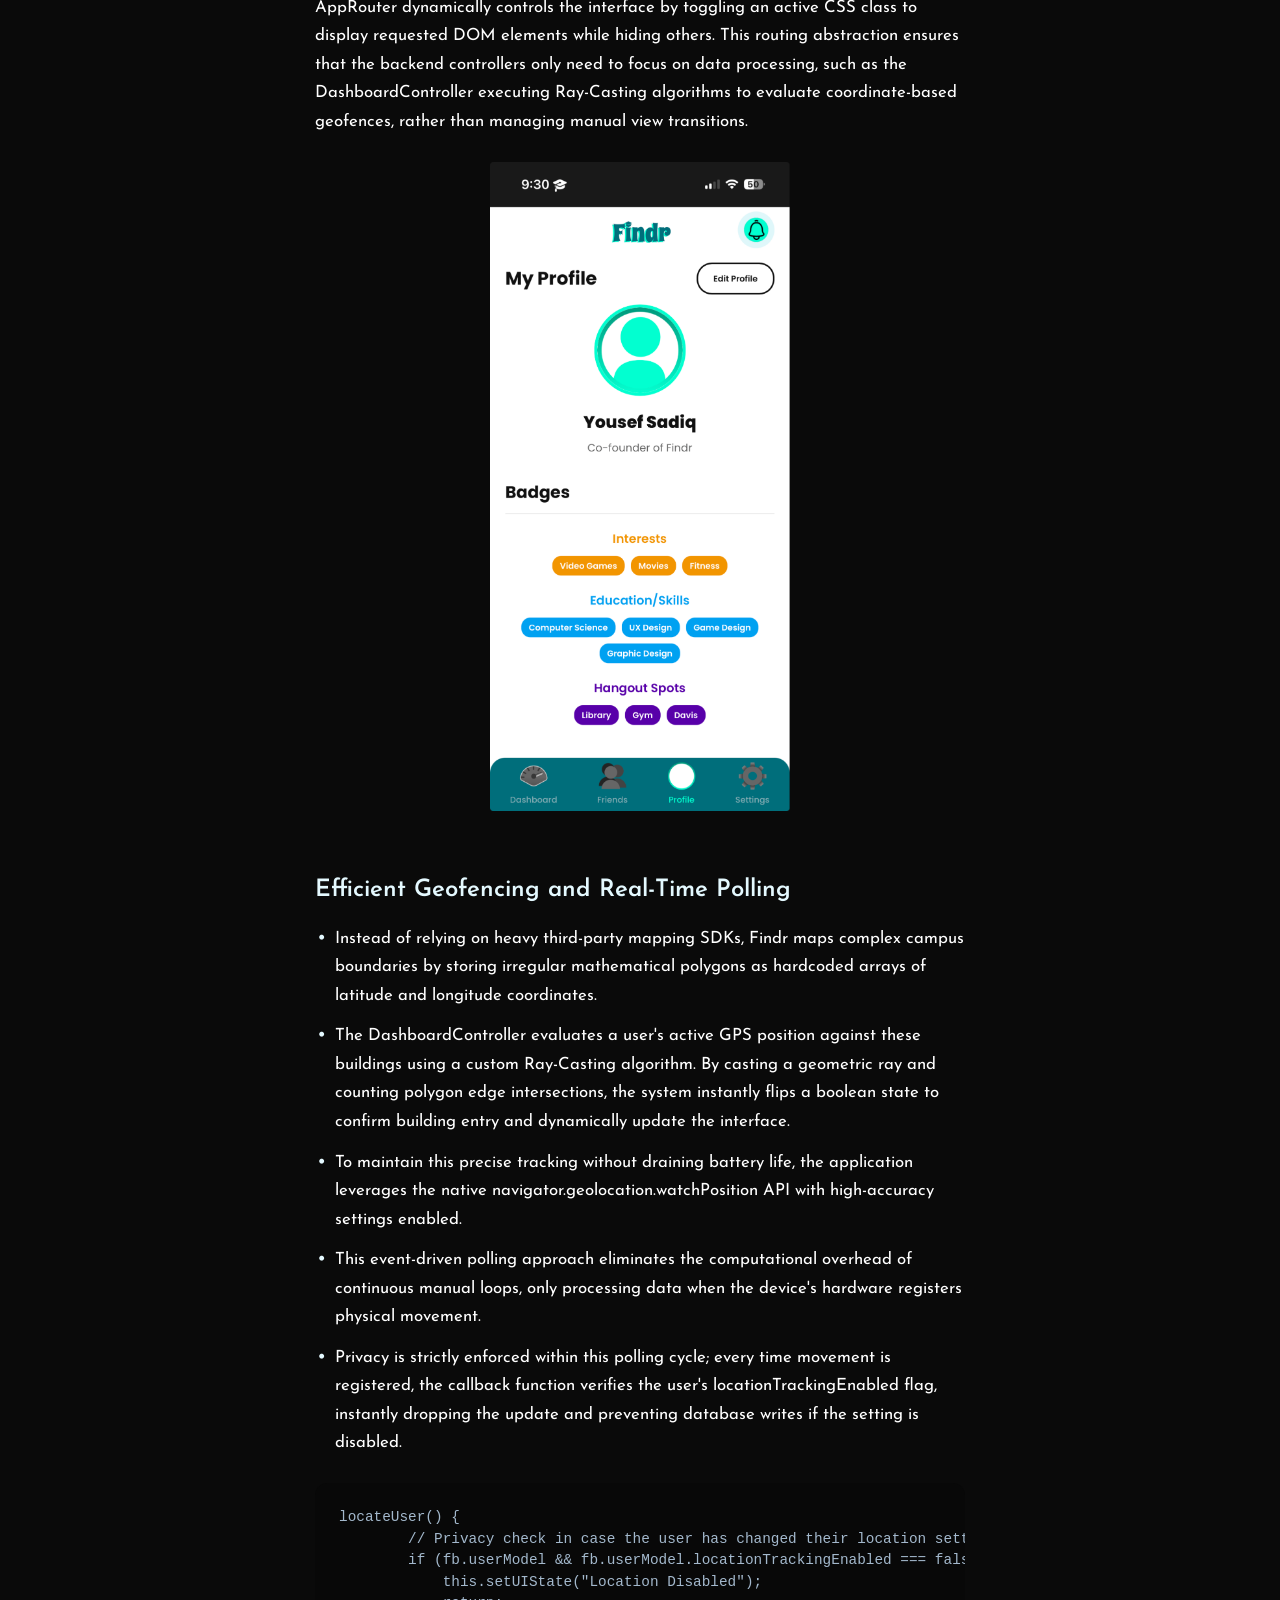
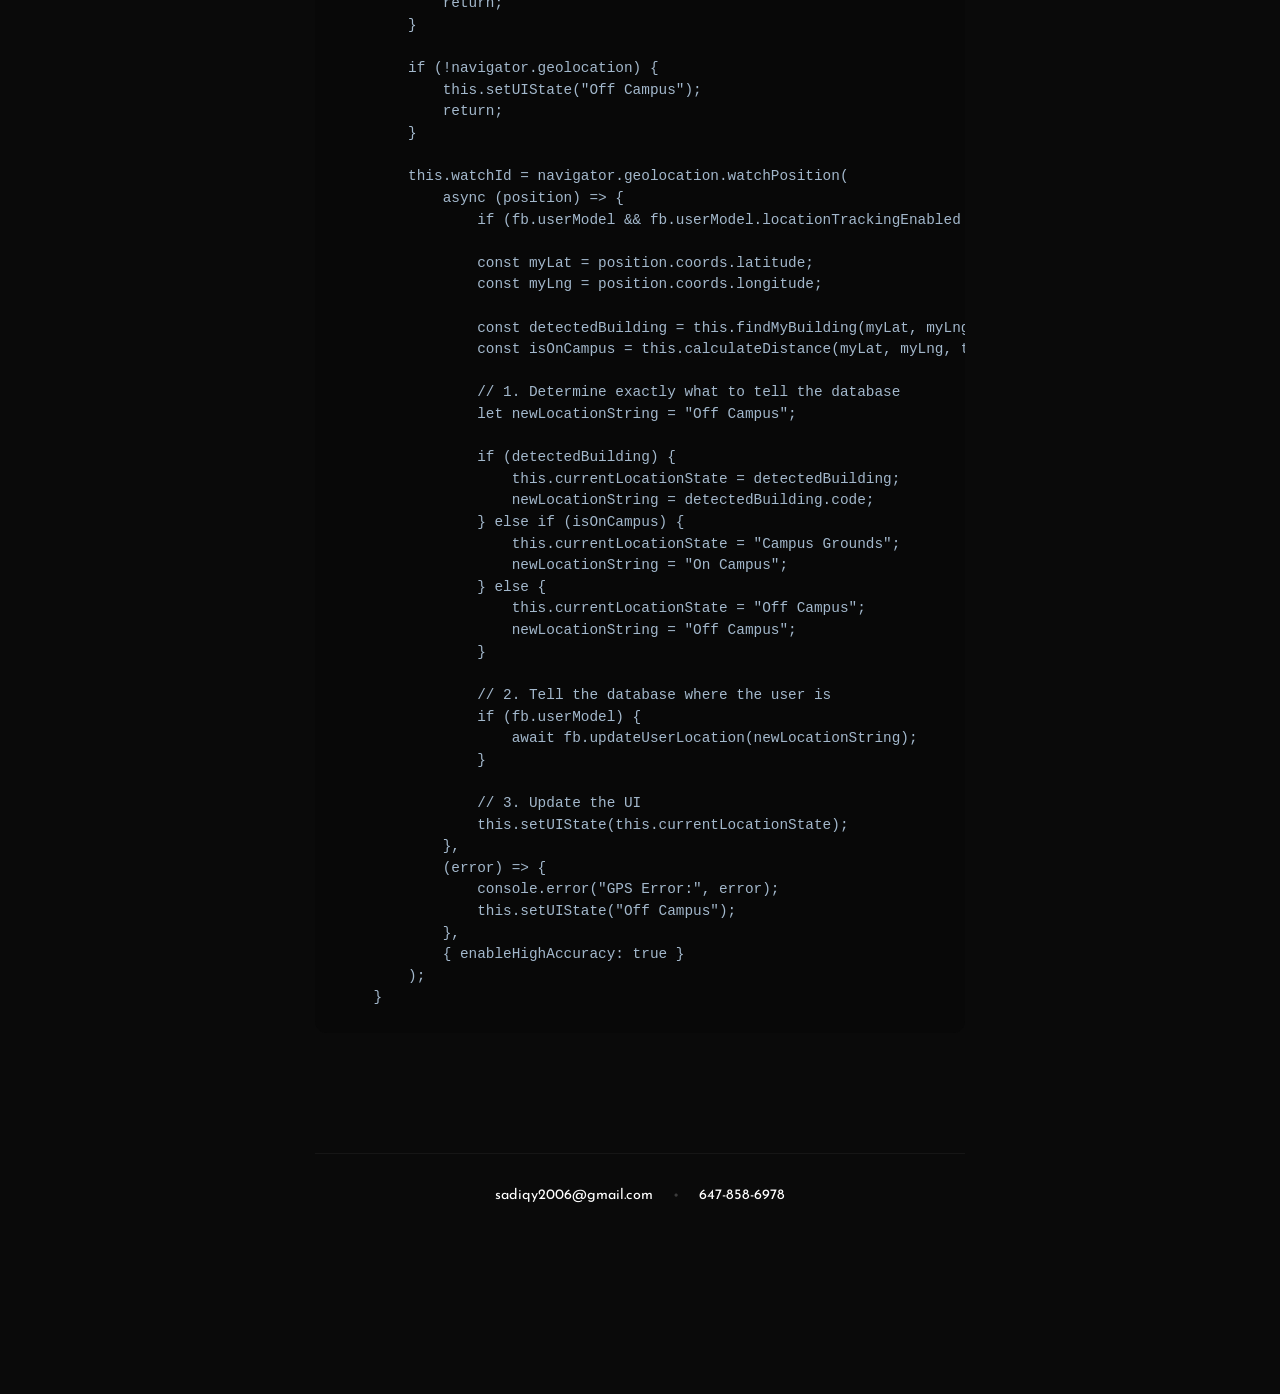
<file: case-studies/findr-software.html>
<!doctype html>
<html lang="en">
  <head>
    <meta charset="UTF-8" />
    <meta name="viewport" content="width=device-width, initial-scale=1.0" />
    <title>Findr | Yousef Sadiq</title>
    <link rel="stylesheet" href="../style.css" />
  </head>
  <!-- The JS looks for this data attribute to know which array to render -->
  <body data-casestudy="findr-software">
    <div class="portfolio-container">
      <!-- Back Link -->
      <a href="../software-dev.html" class="back-link fade-in"
        >← Back to Software Development</a
      >

      <!-- Case Study Header -->
      <header class="project-header fade-in" style="animation-delay: 0.1s">
        <h1>Findr</h1>
        <h2 style="margin-bottom: 5px">Software Development Project</h2>
        <p class="item-date">February 2026 - April 2026</p>

        <!-- Optional: External Links -->
        <div class="project-links">
          <a
            href="https://findrprofile.github.io/findr/"
            class="btn primary-btn"
            target="_blank"
            >Live Deployment</a
          >
          <a
            href="https://github.com/findrprofile/findr"
            class="btn secondary-btn"
            target="_blank"
            >GitHub Repo</a
          >
        </div>
      </header>

      <!-- The Javascript will inject the stacked media/text blocks exactly here -->
      <section
        id="case-study-container"
        class="fade-in"
        style="animation-delay: 0.3s"
      ></section>

      <!-- FOOTER SECTION (Data injected by app.js) -->
      <footer
        class="site-footer fade-in"
        style="animation-delay: 0.5s"
      ></footer>
    </div>

    <!-- Required for dynamic rendering -->
    <script src="../app.js"></script>
  </body>
</html>
</file>
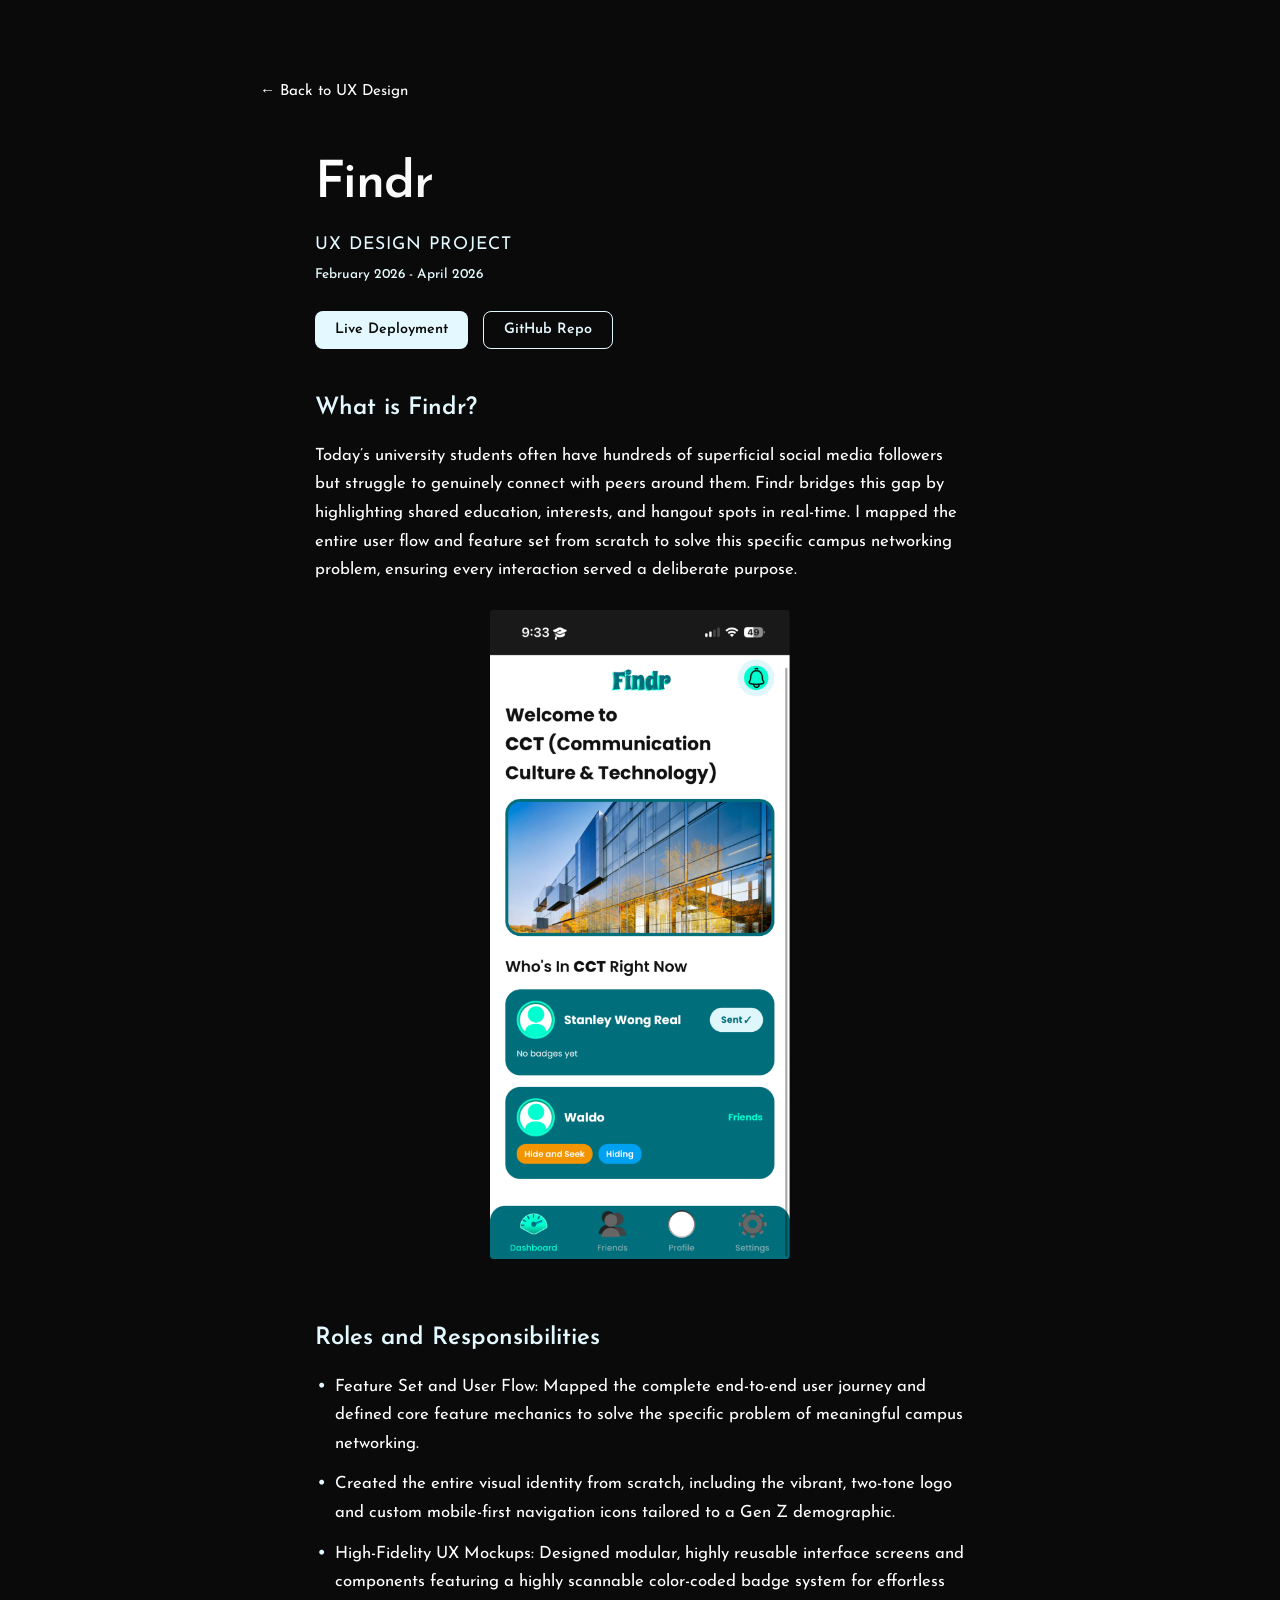
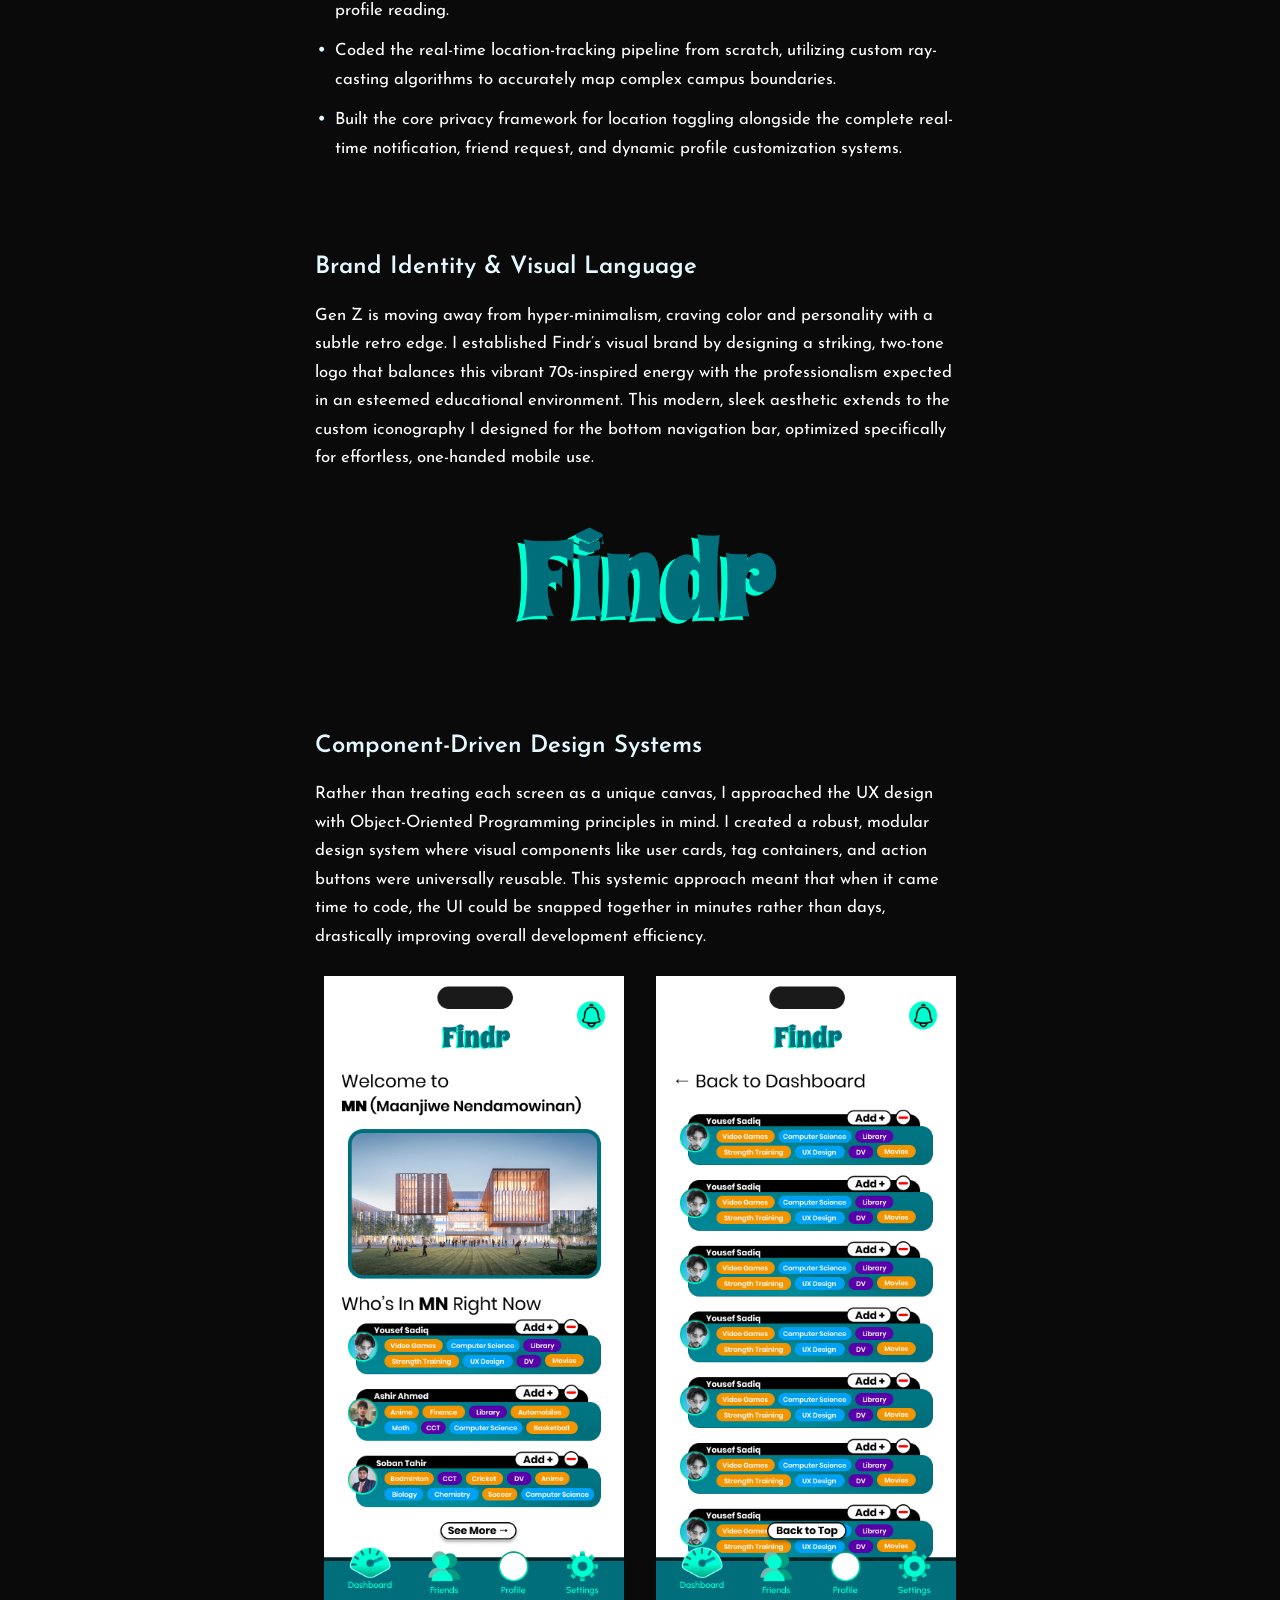
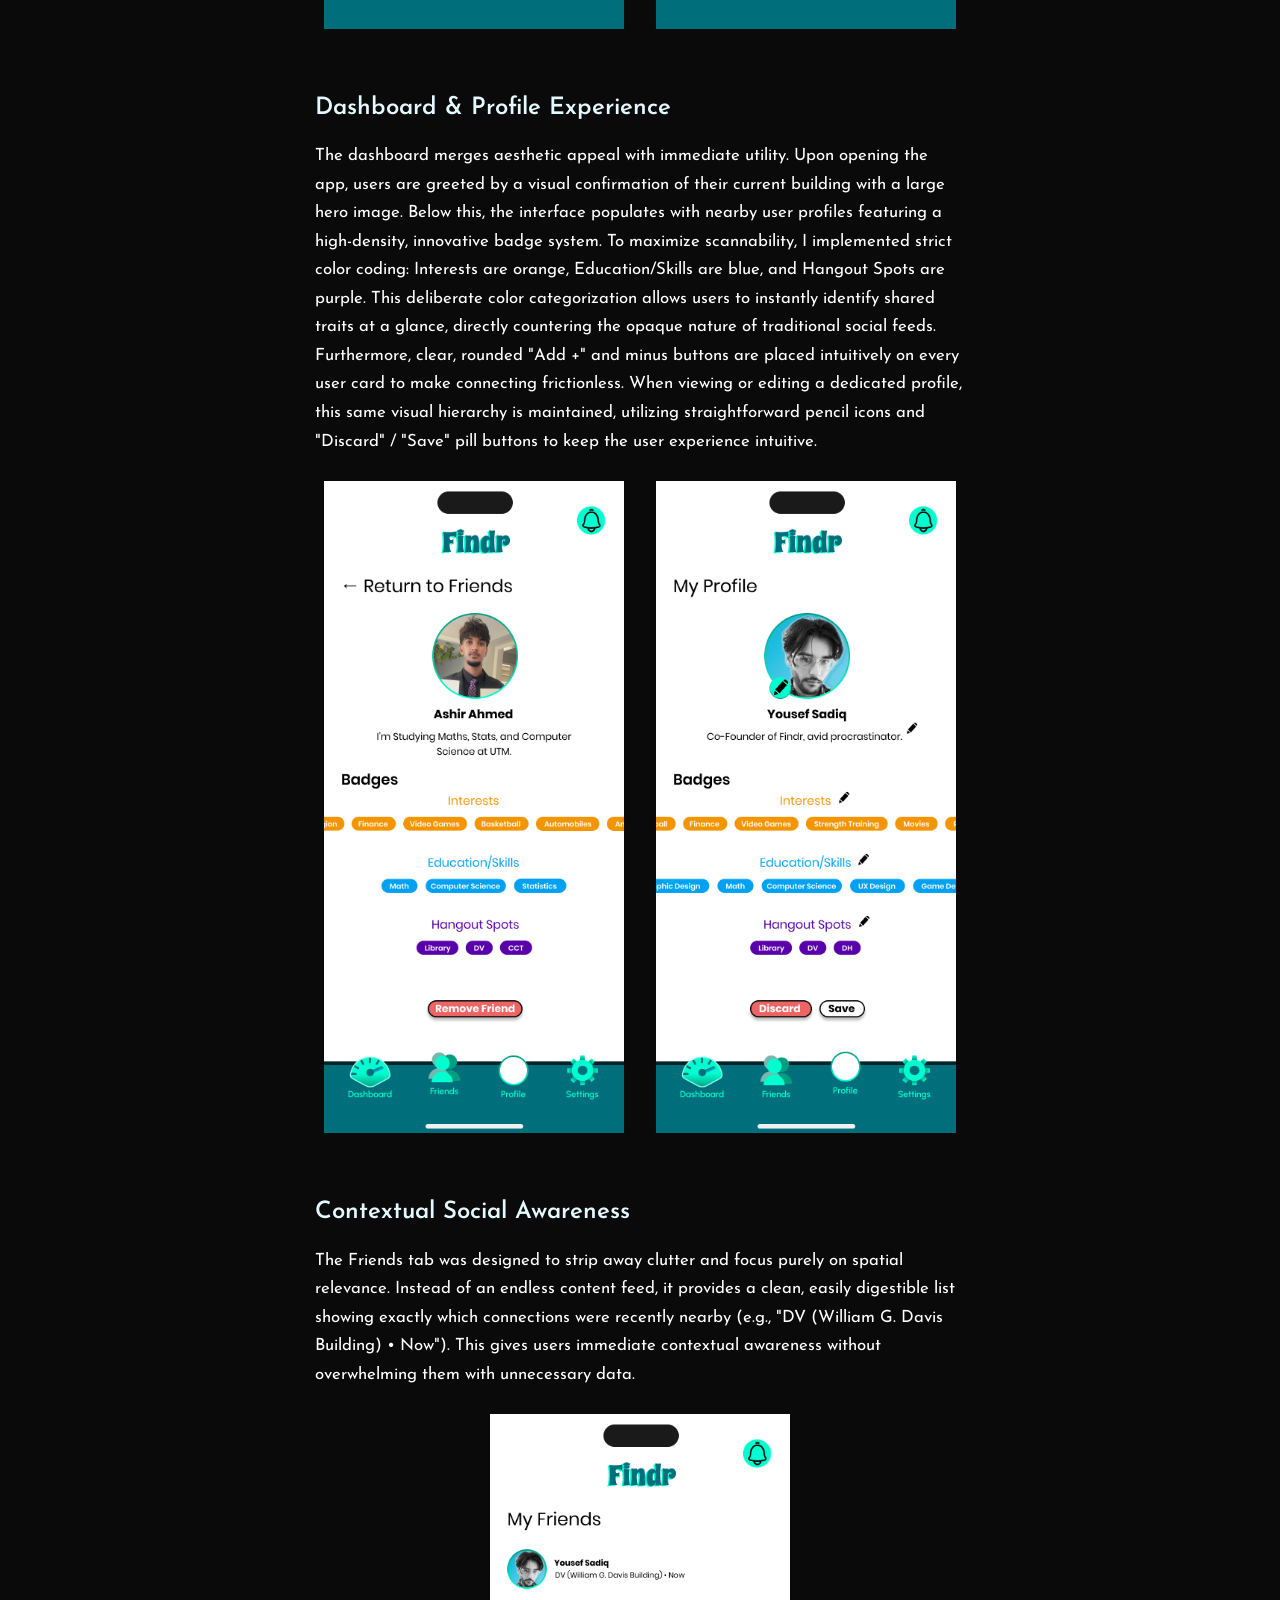
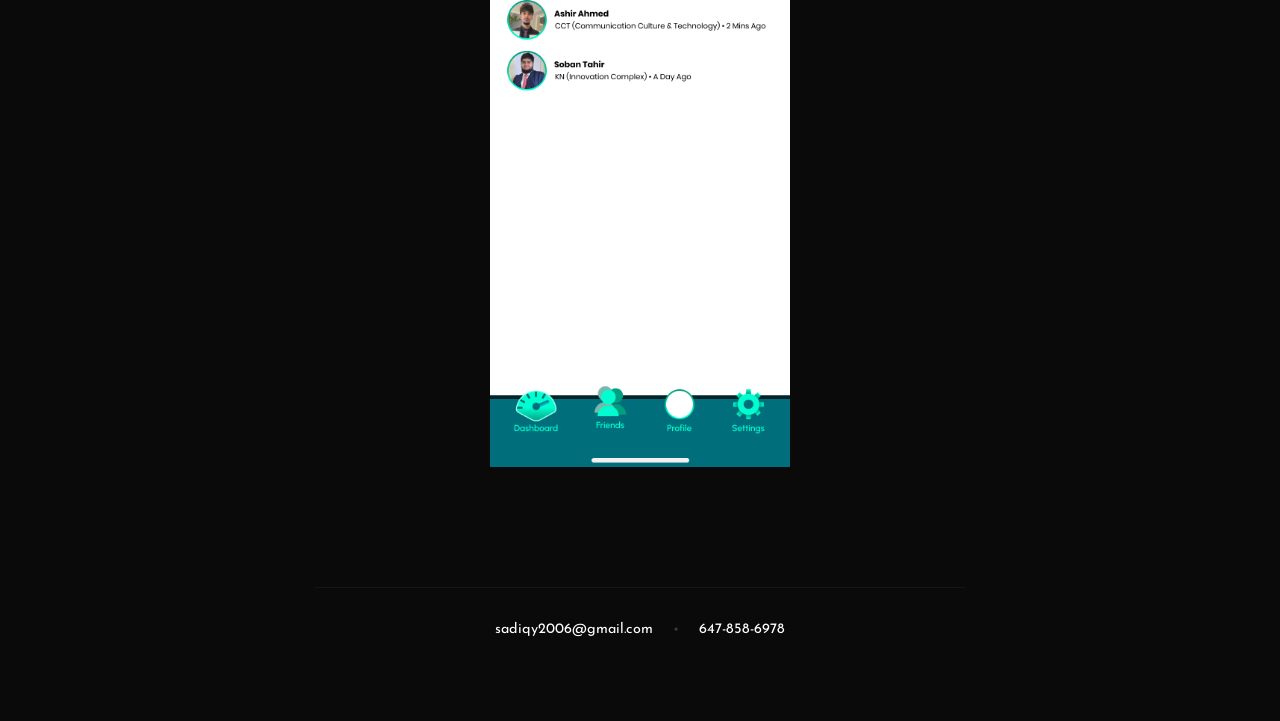
<file: case-studies/findr-ux.html>
<!doctype html>
<html lang="en">
  <head>
    <meta charset="UTF-8" />
    <meta name="viewport" content="width=device-width, initial-scale=1.0" />
    <title>Findr | Yousef Sadiq</title>
    <link rel="stylesheet" href="../style.css" />
  </head>
  <!-- The JS looks for this data attribute to know which array to render -->
  <body data-casestudy="findr-ux">
    <div class="portfolio-container">
      <!-- Back Link -->
      <a href="../ux-design.html" class="back-link fade-in"
        >← Back to UX Design</a
      >

      <!-- Case Study Header -->
      <header class="project-header fade-in" style="animation-delay: 0.1s">
        <h1>Findr</h1>
        <h2 style="margin-bottom: 5px">UX Design Project</h2>
        <p class="item-date">February 2026 - April 2026</p>

        <!-- Optional: External Links -->
        <div class="project-links">
          <a
            href="https://findrprofile.github.io/findr/"
            class="btn primary-btn"
            target="_blank"
            >Live Deployment</a
          >
          <a
            href="https://github.com/findrprofile/findr"
            class="btn secondary-btn"
            target="_blank"
            >GitHub Repo</a
          >
        </div>
      </header>

      <!-- The Javascript will inject the stacked media/text blocks exactly here -->
      <section
        id="case-study-container"
        class="fade-in"
        style="animation-delay: 0.3s"
      ></section>

      <!-- FOOTER SECTION (Data injected by app.js) -->
      <footer
        class="site-footer fade-in"
        style="animation-delay: 0.5s"
      ></footer>
    </div>

    <!-- Required for dynamic rendering -->
    <script src="../app.js"></script>
  </body>
</html>
</file>
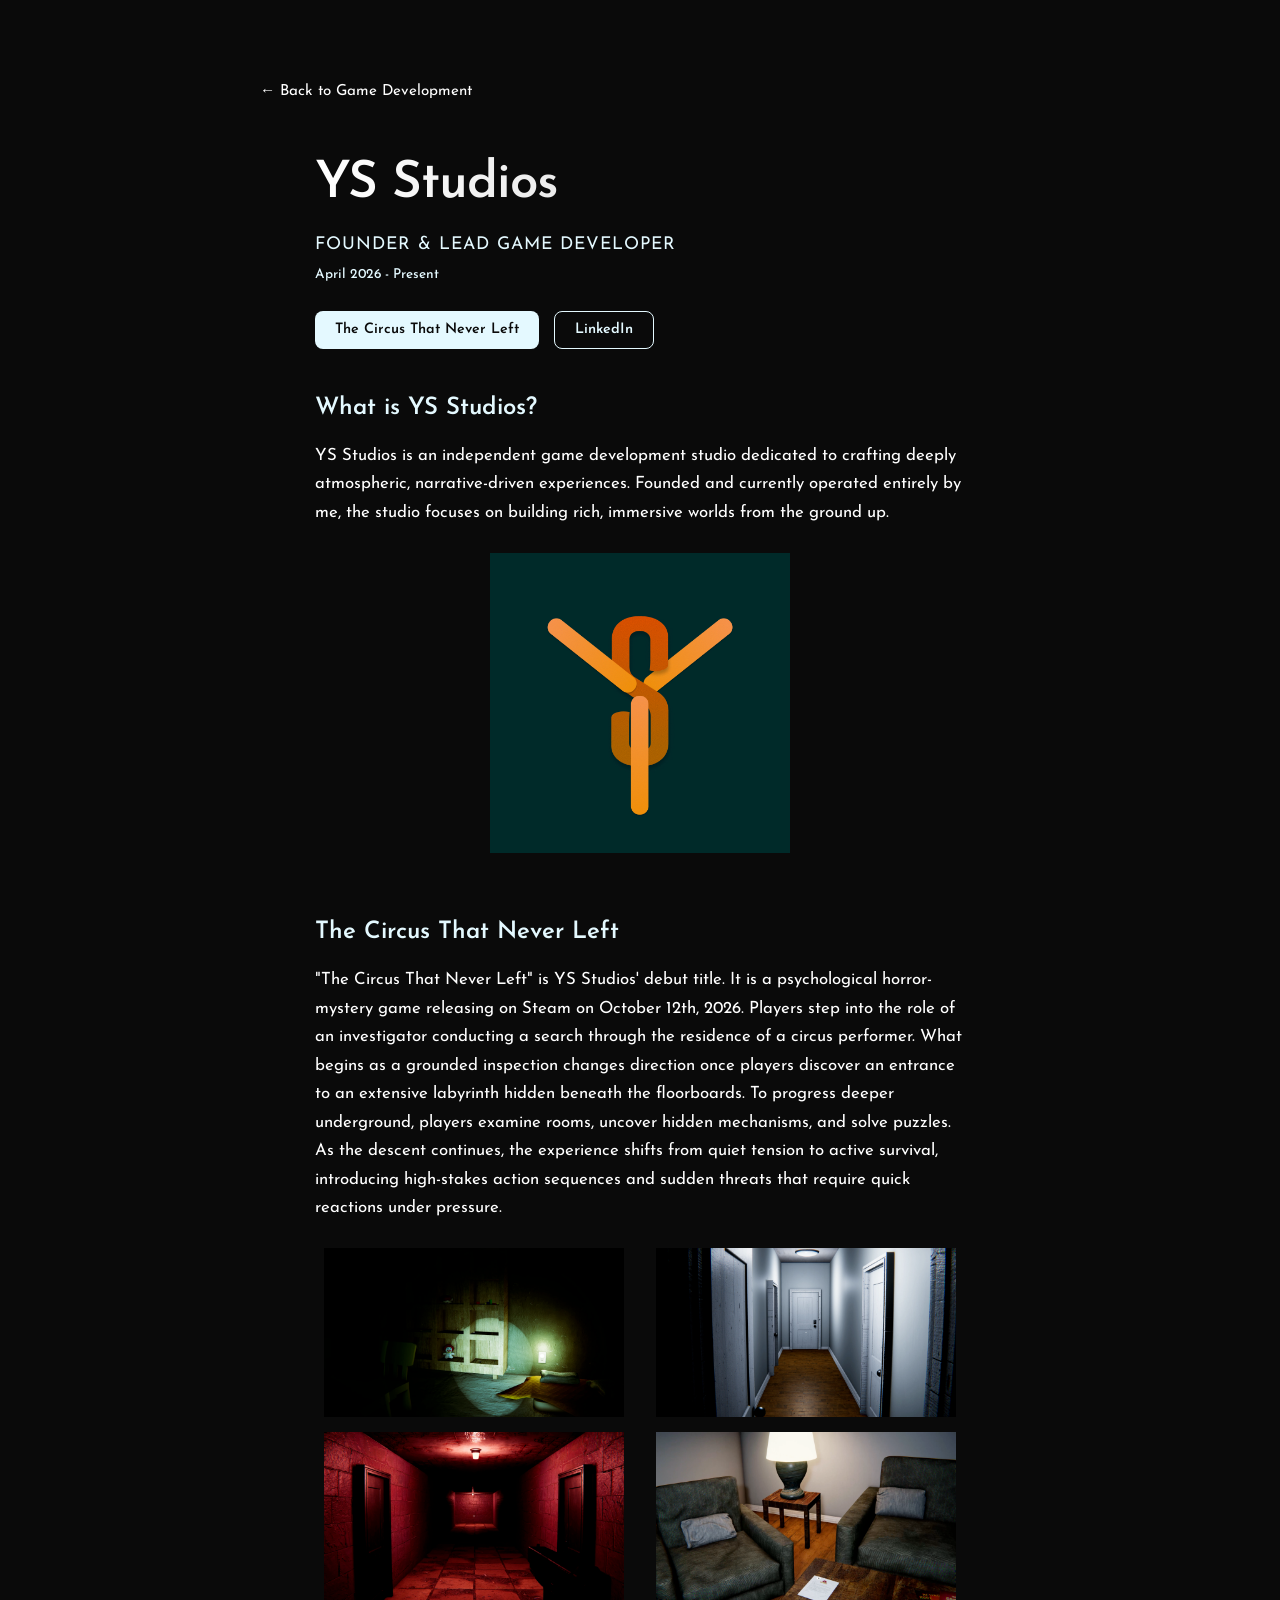
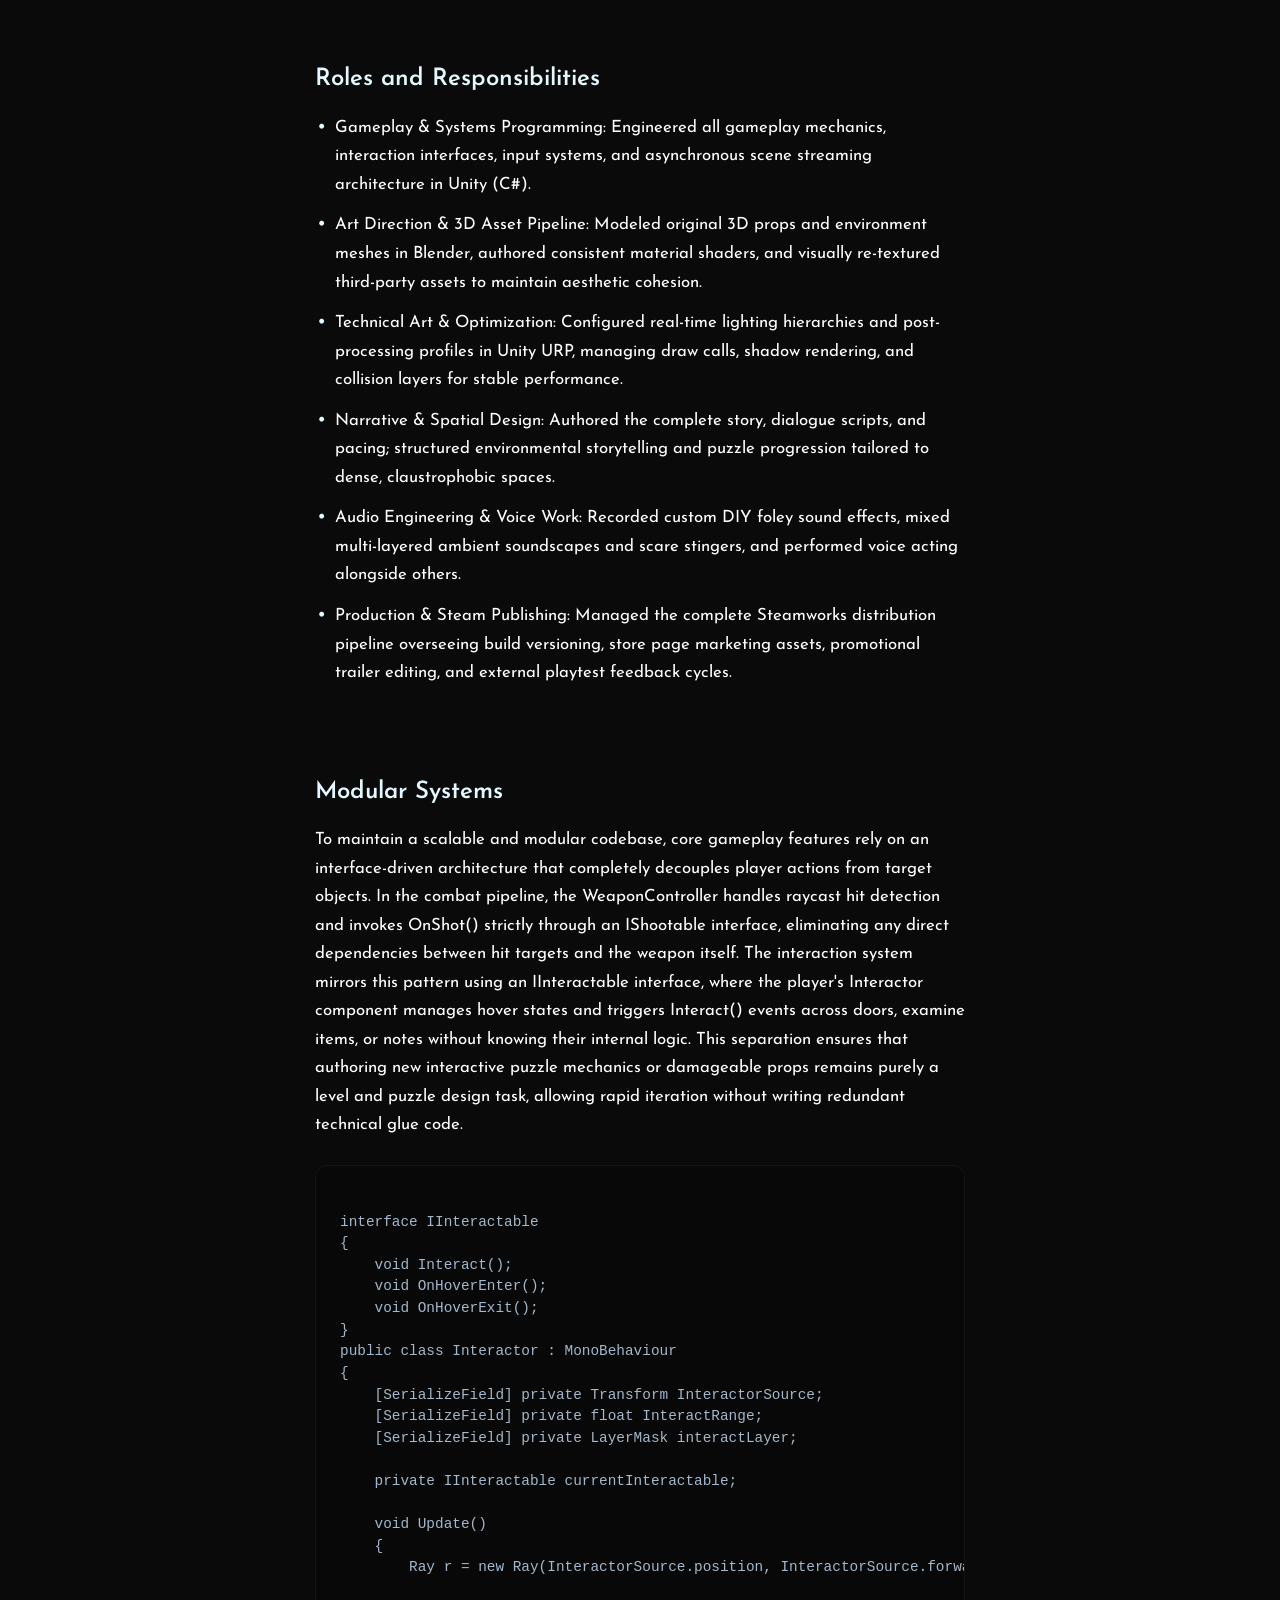
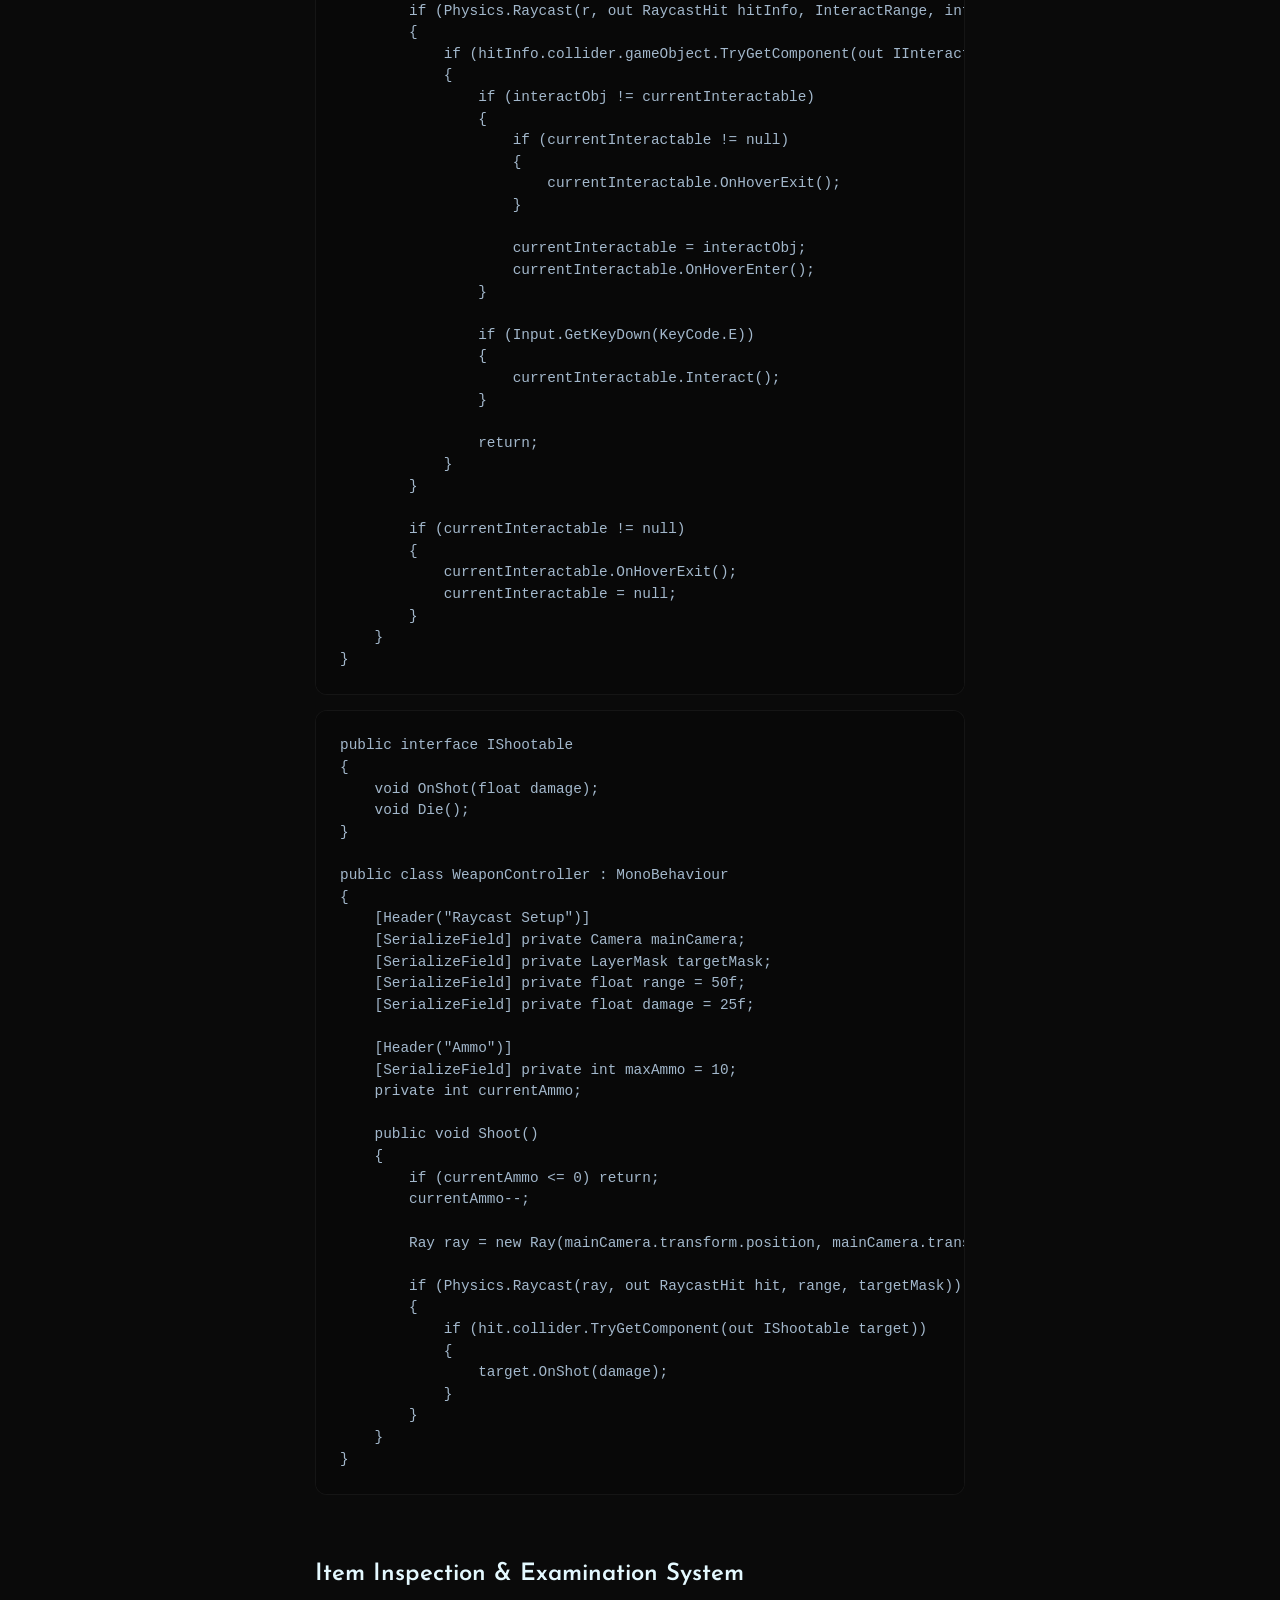
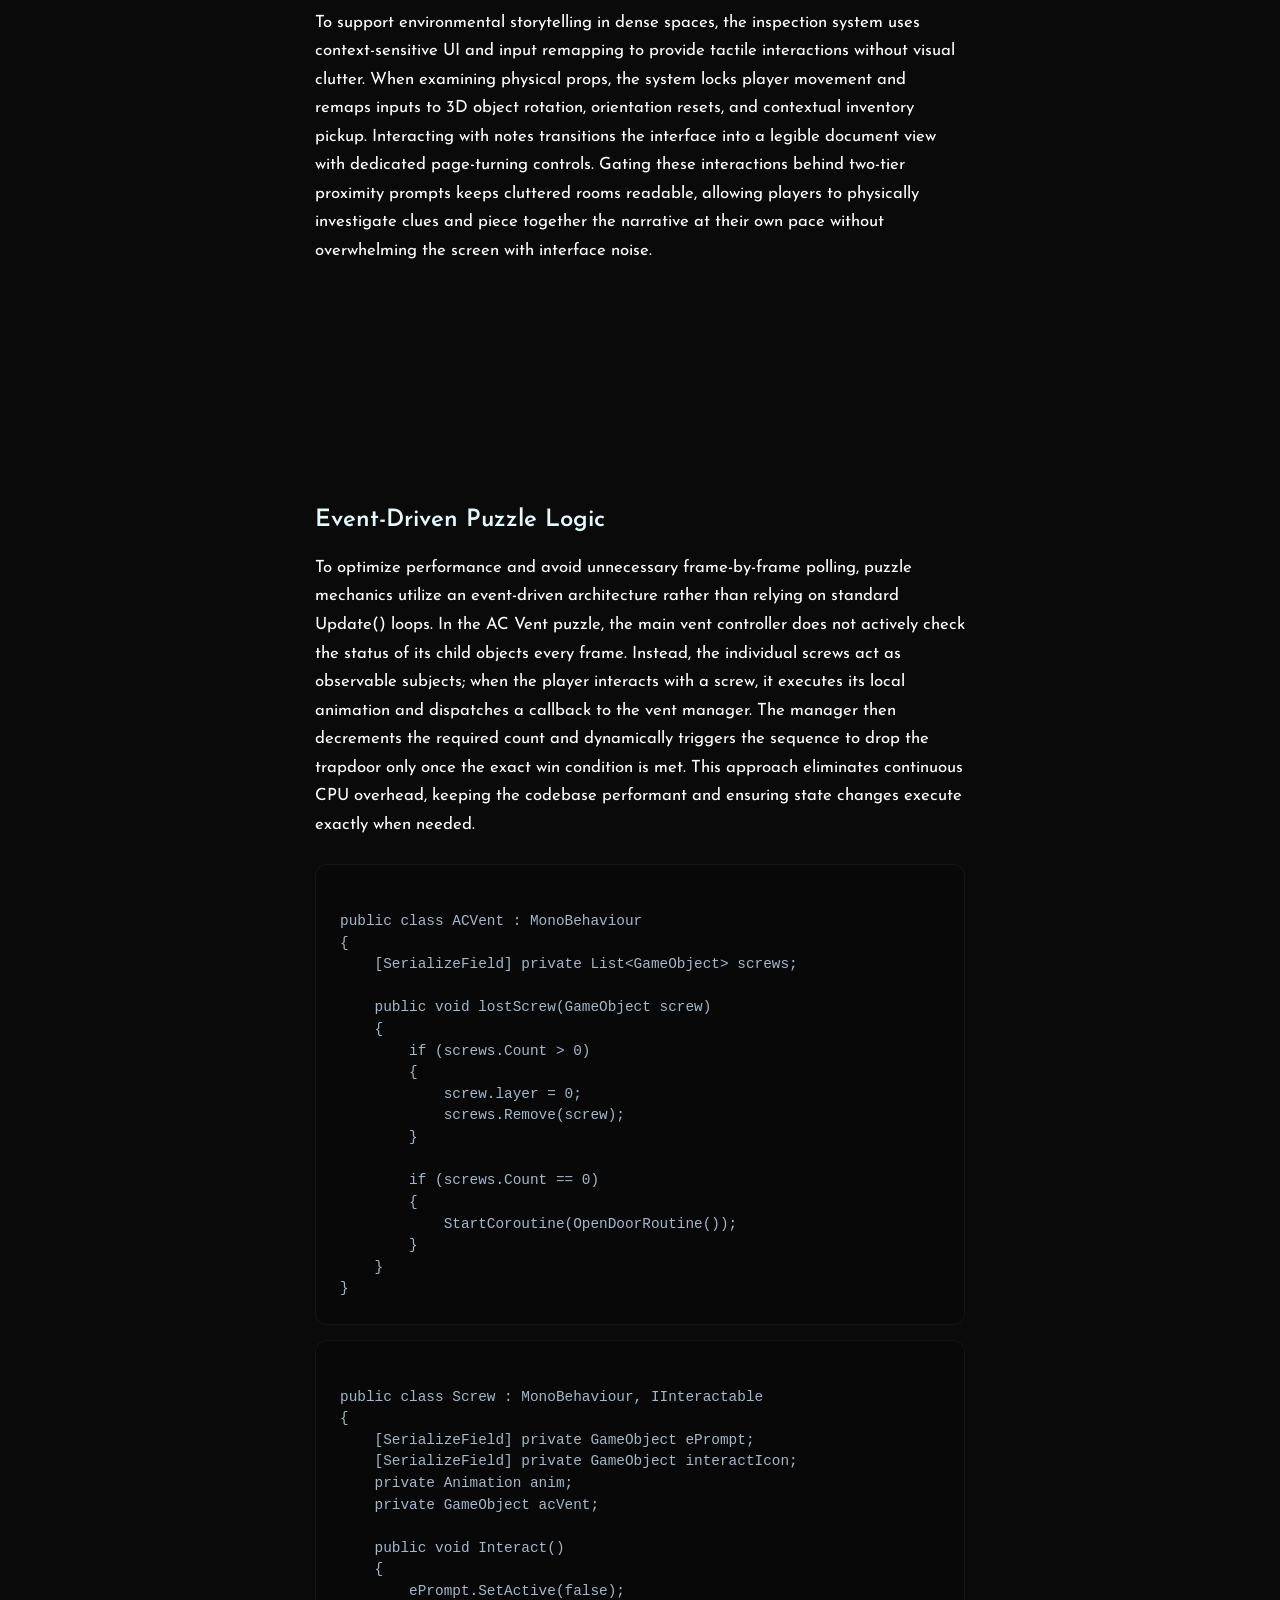
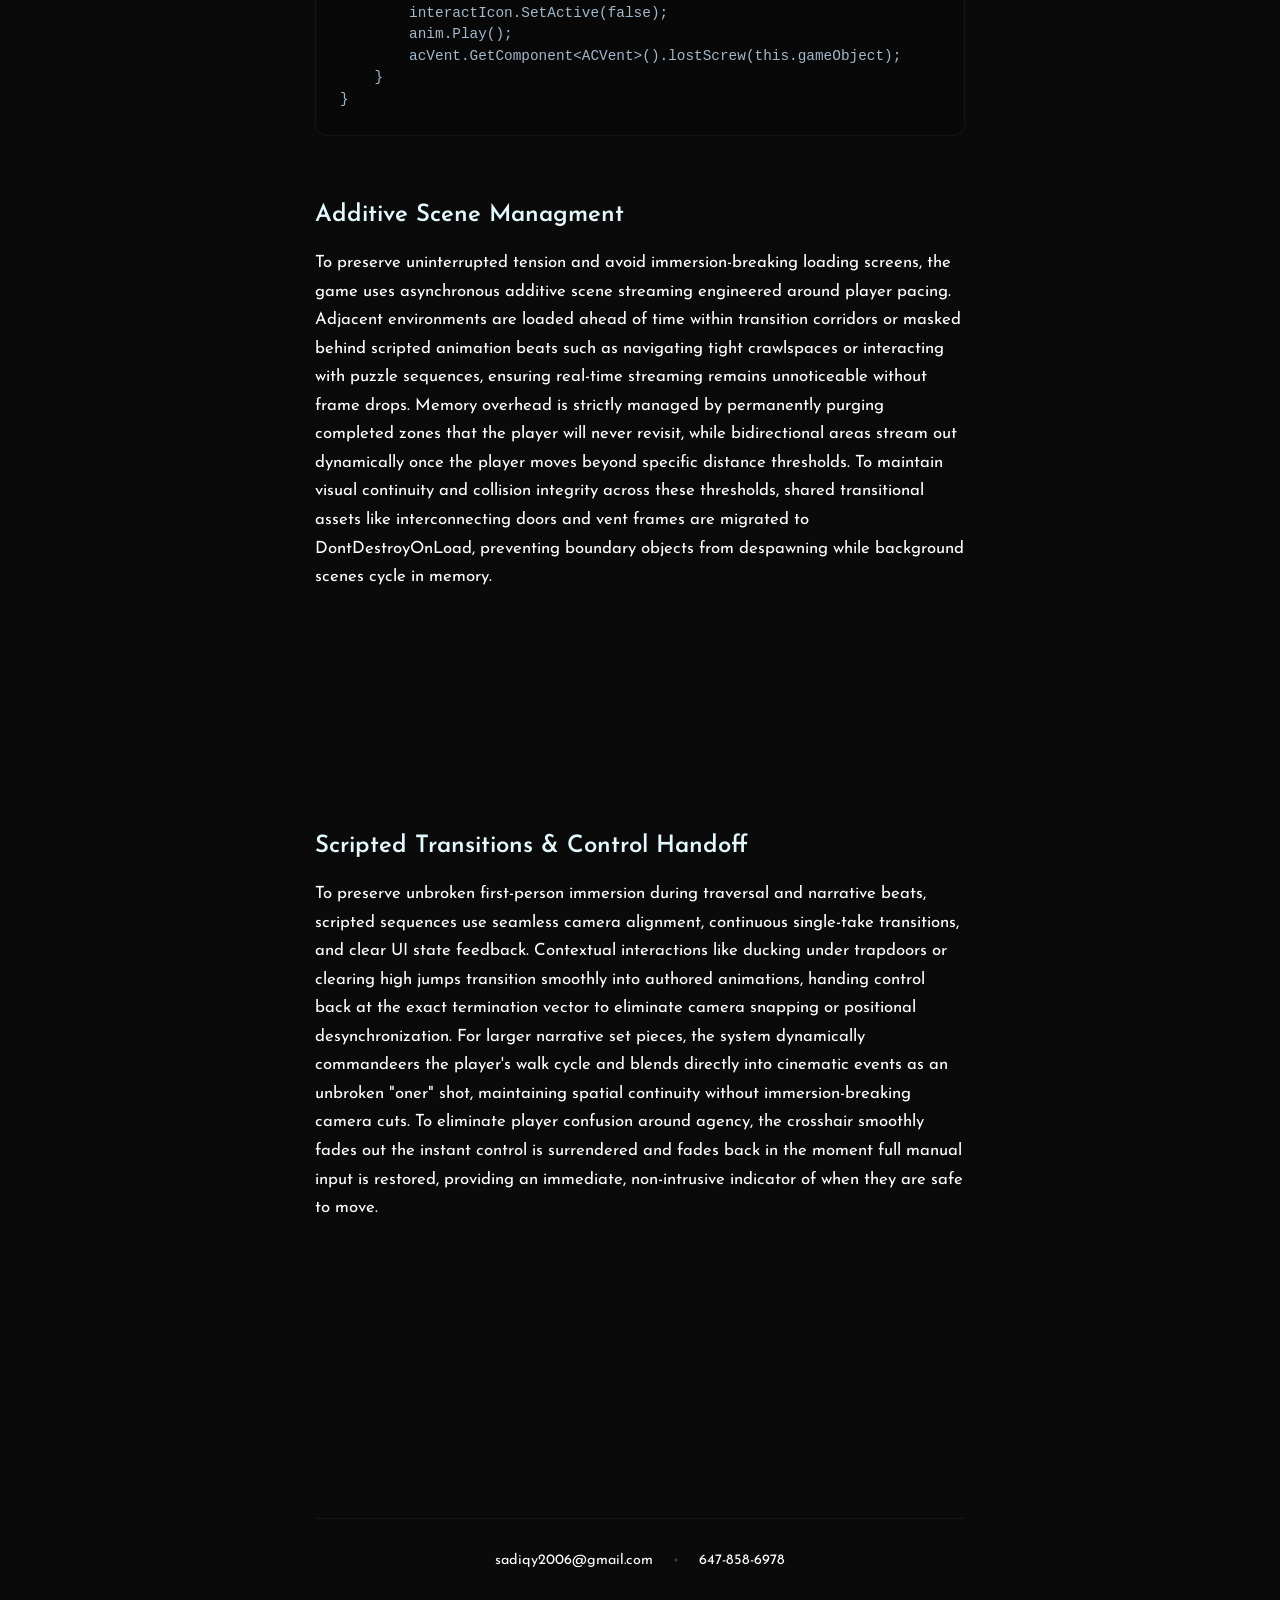
<file: case-studies/ysstudios-game.html>
<!doctype html>
<html lang="en">
  <head>
    <meta charset="UTF-8" />
    <meta name="viewport" content="width=device-width, initial-scale=1.0" />
    <title>YS Studios | Yousef Sadiq</title>
    <link rel="stylesheet" href="../style.css" />
  </head>
  <!-- The JS looks for this data attribute to know which array to render -->
  <body data-casestudy="ysstudios-game">
    <div class="portfolio-container">
      <!-- Back Link -->
      <a href="../game-dev.html" class="back-link fade-in"
        >← Back to Game Development</a
      >

      <!-- Case Study Header -->
      <header class="project-header fade-in" style="animation-delay: 0.1s">
        <h1>YS Studios</h1>
        <h2 style="margin-bottom: 5px">Founder & Lead Game Developer</h2>
        <p class="item-date">April 2026 - Present</p>

        <!-- Optional: External Links -->
        <div class="project-links">
          <a
            href="https://store.steampowered.com/app/4829810/The_Circus_That_Never_Left/"
            class="btn primary-btn"
            target="_blank"
            >The Circus That Never Left</a
          >
          <a
            href="https://www.linkedin.com/company/ys-studios/"
            class="btn secondary-btn"
            target="_blank"
            >LinkedIn</a
          >
        </div>
      </header>

      <!-- The Javascript will inject the stacked media/text blocks exactly here -->
      <section
        id="case-study-container"
        class="fade-in"
        style="animation-delay: 0.3s"
      ></section>

      <!-- FOOTER SECTION (Data injected by app.js) -->
      <footer
        class="site-footer fade-in"
        style="animation-delay: 0.5s"
      ></footer>
    </div>

    <!-- Required for dynamic rendering -->
    <script src="../app.js"></script>
  </body>
</html>
</file>
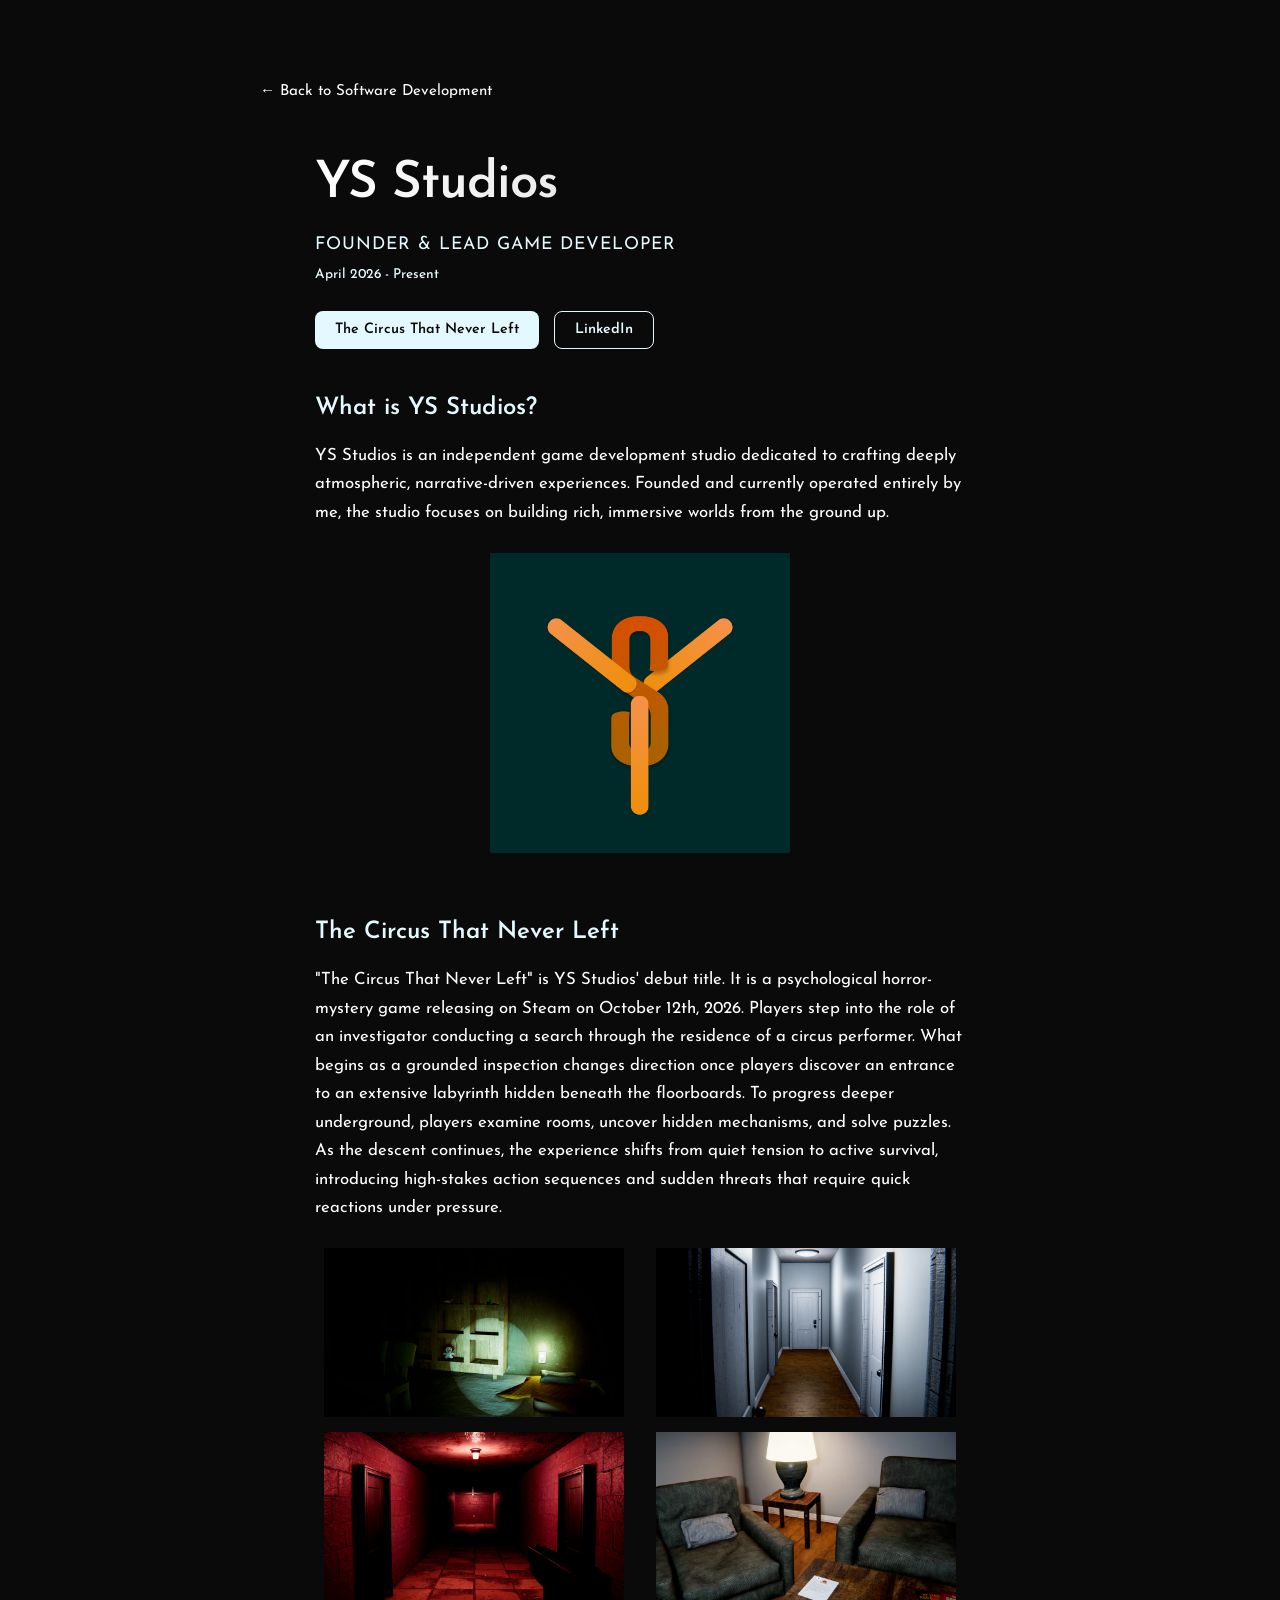
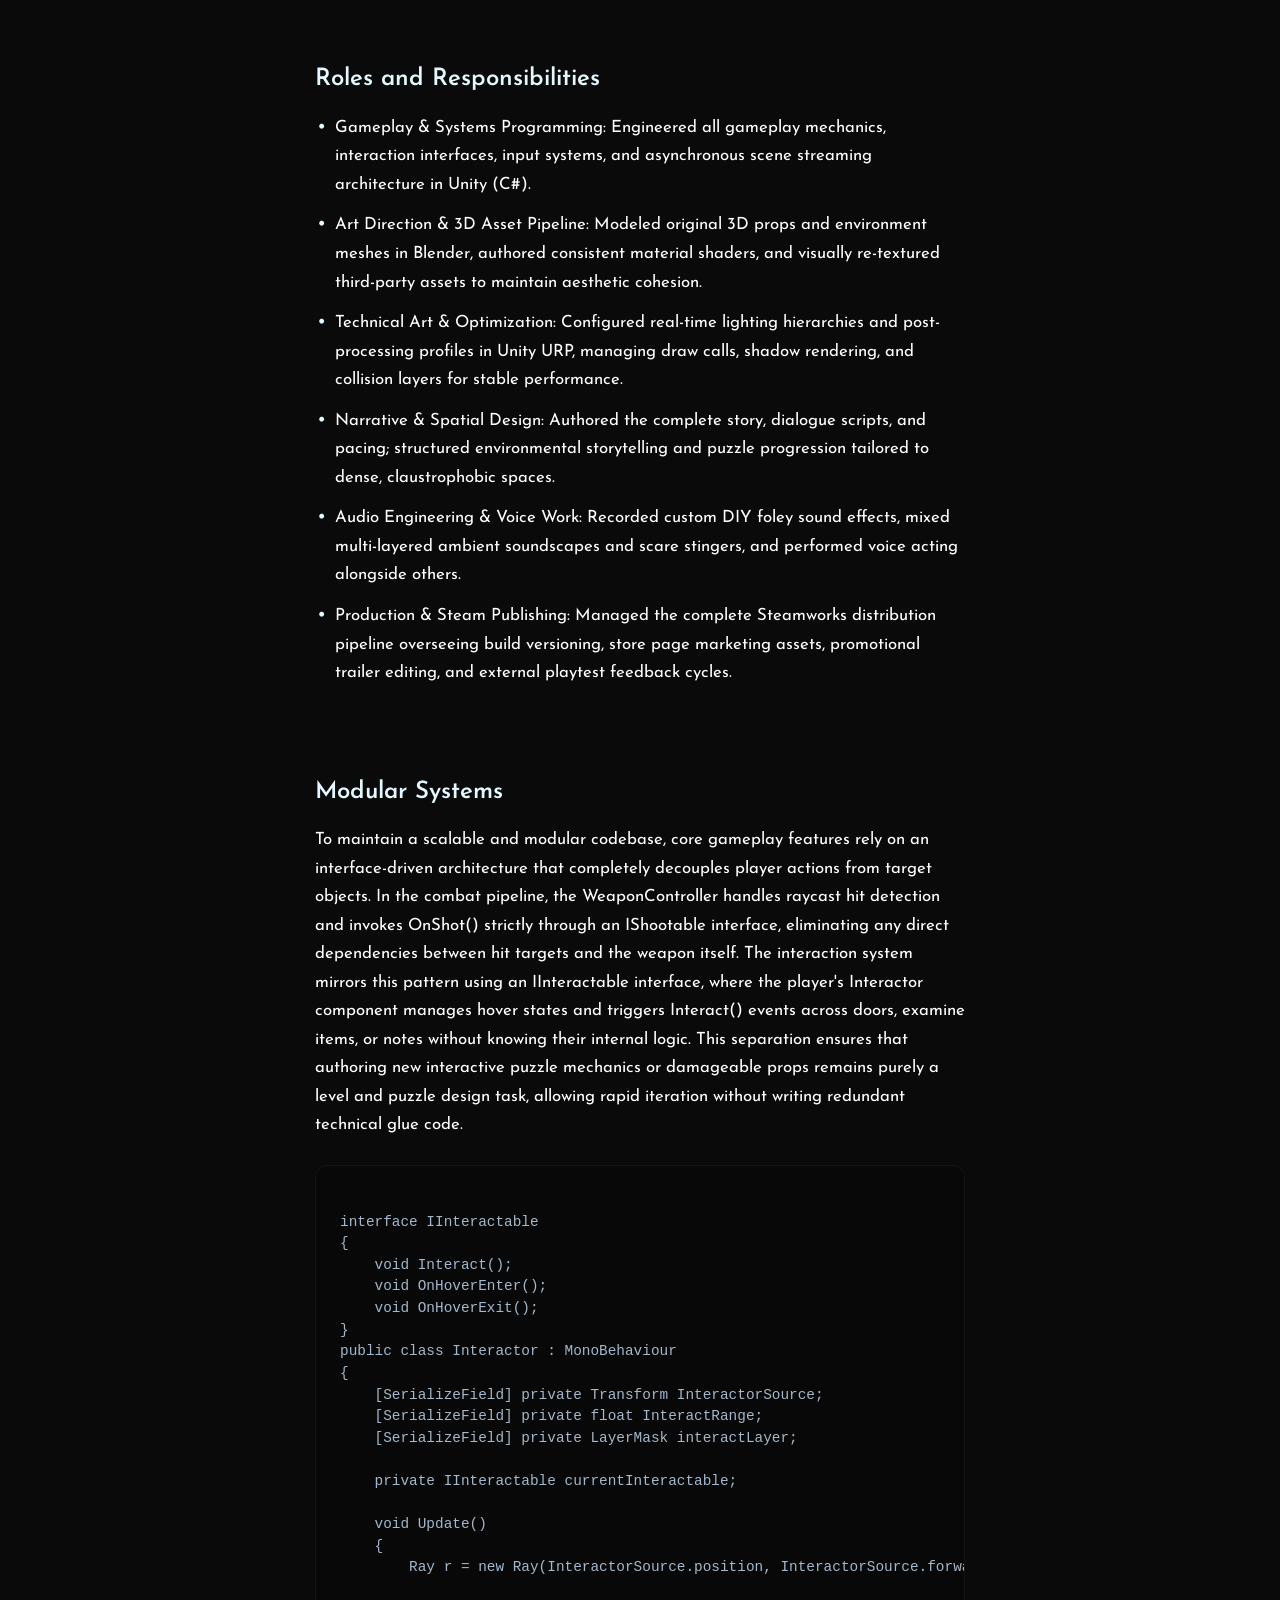
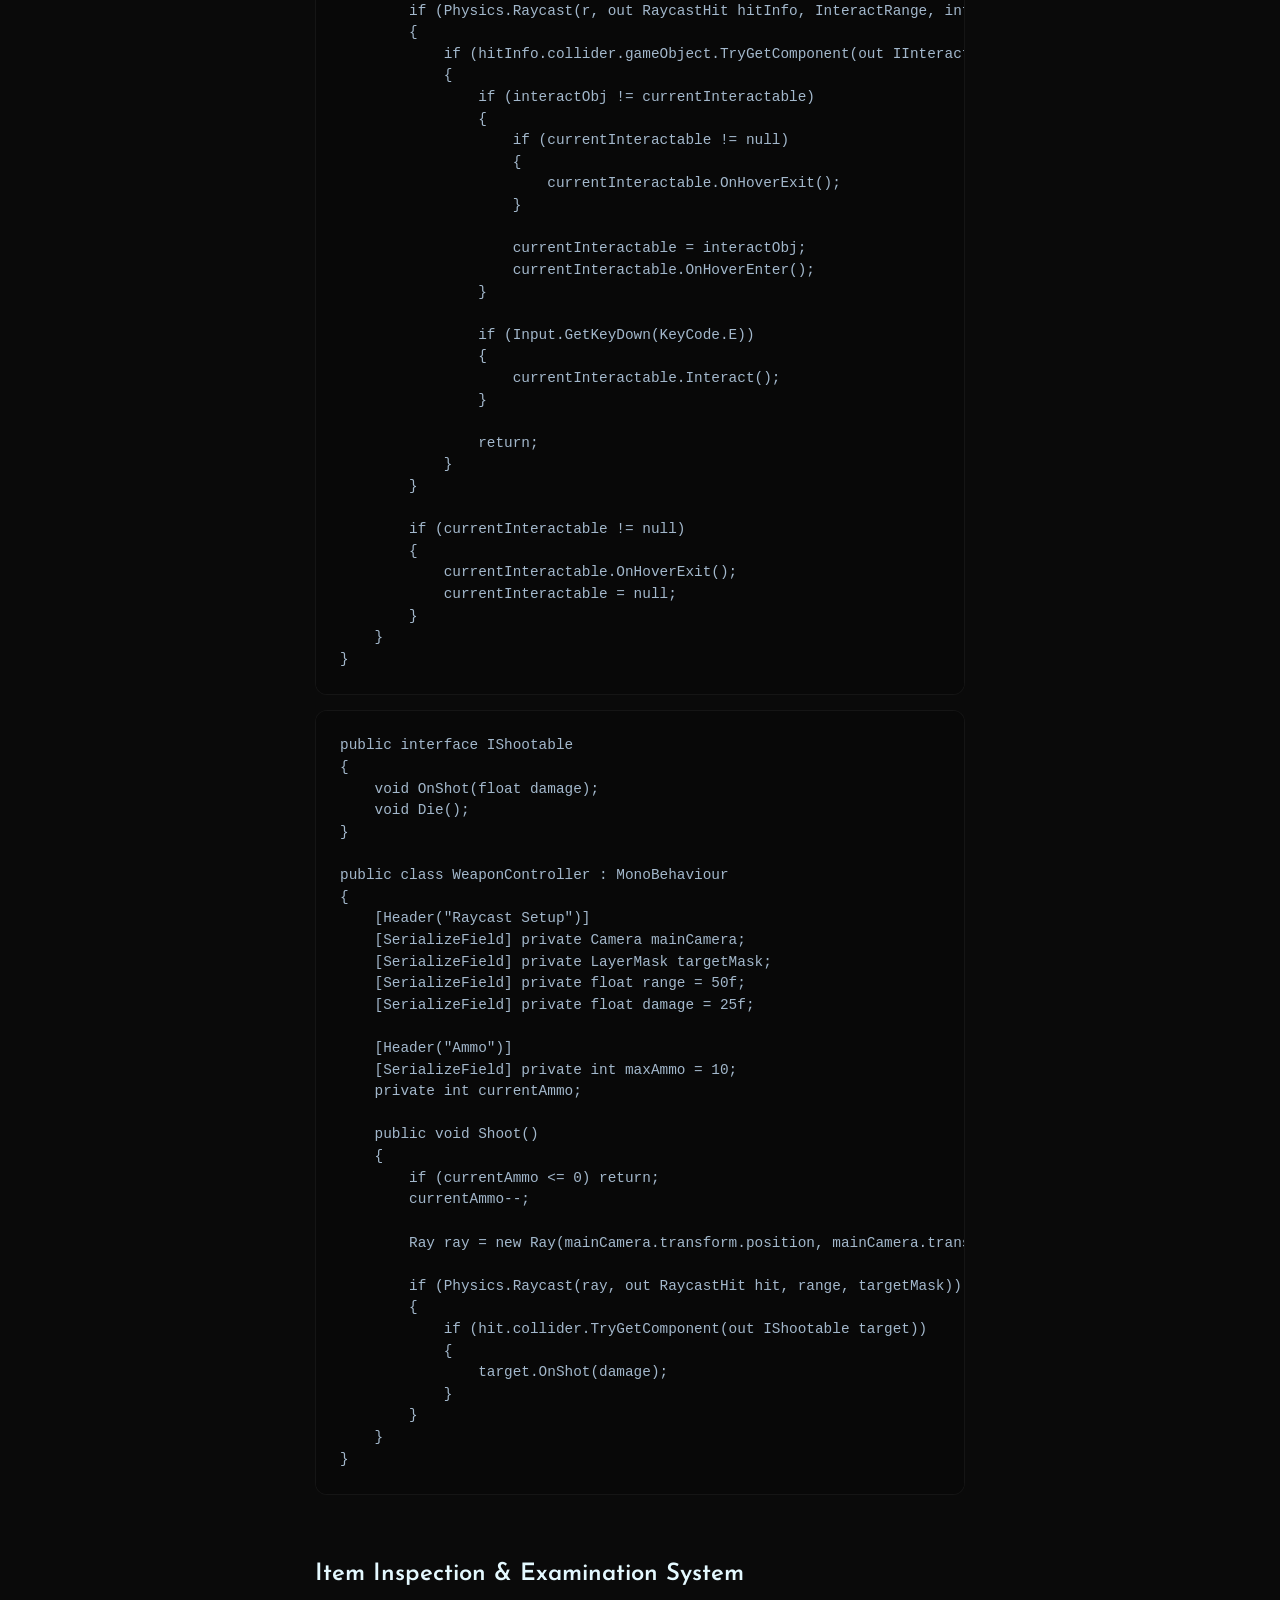
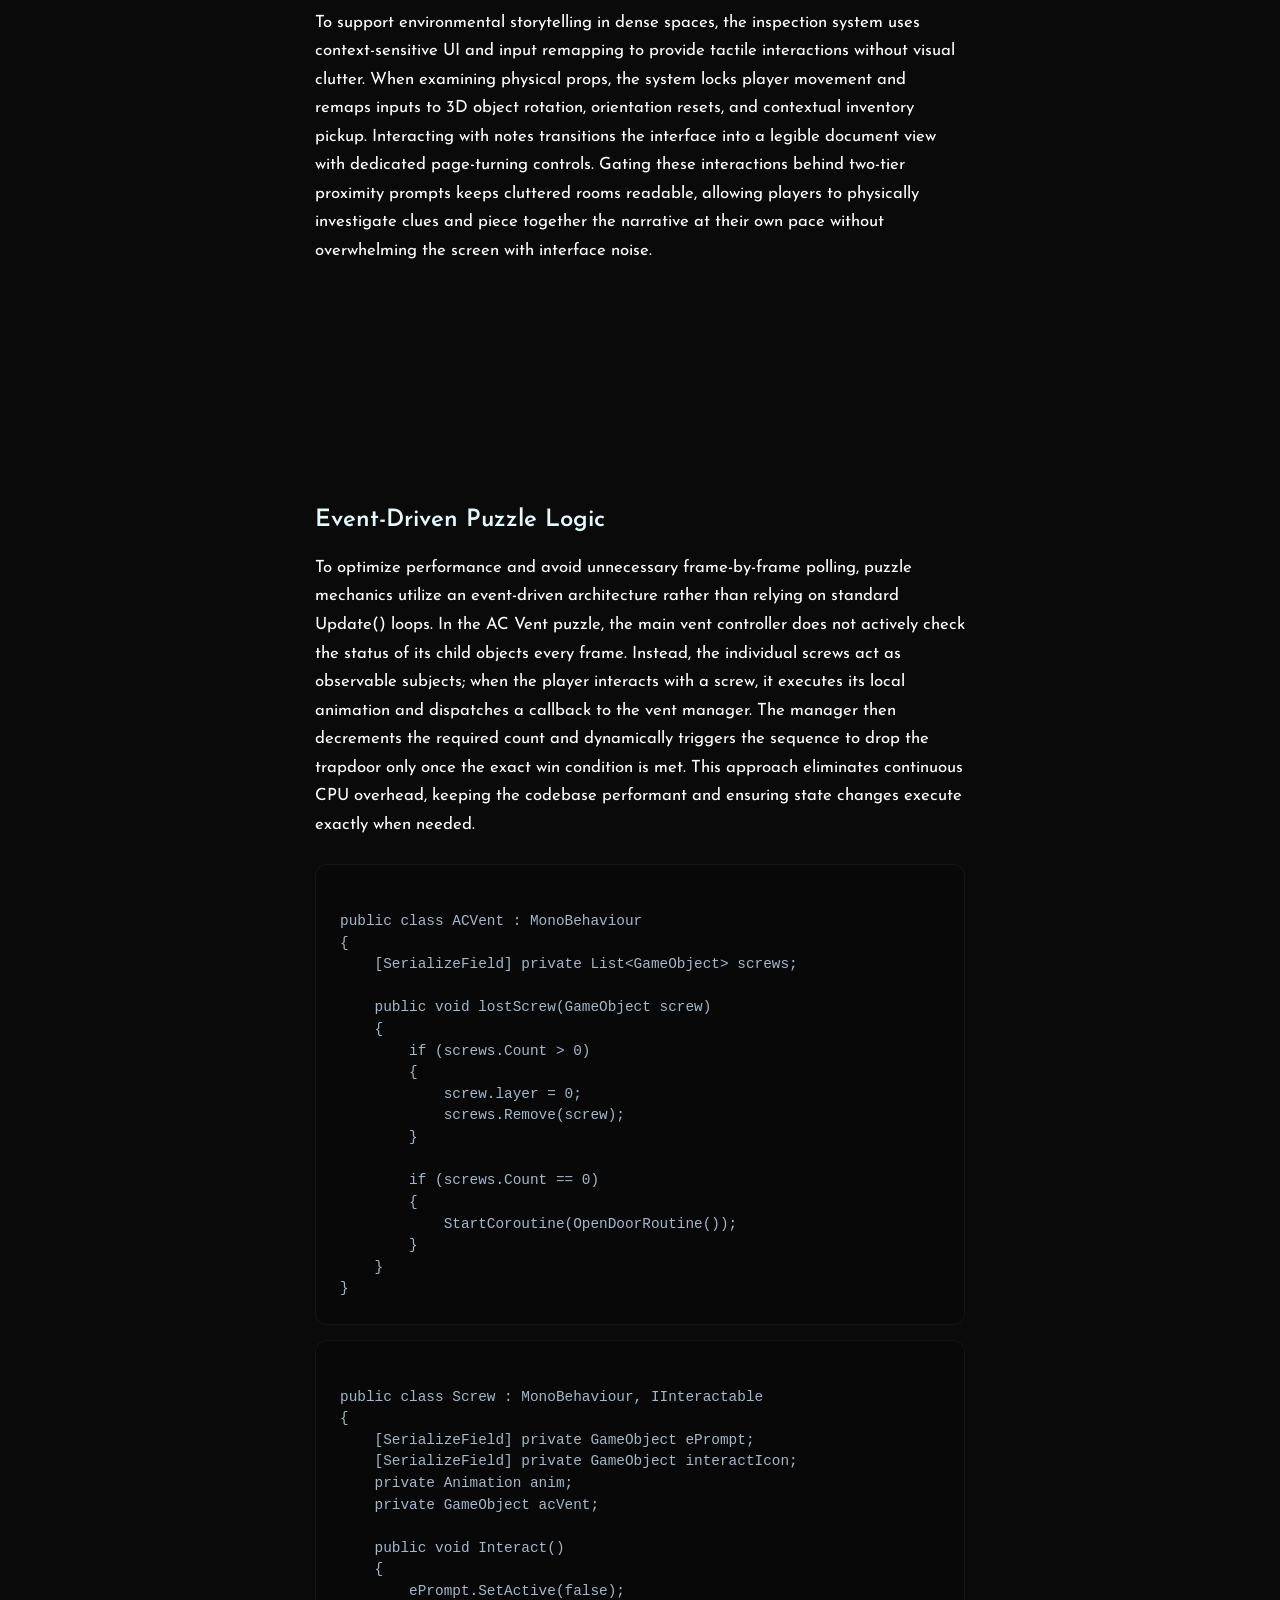
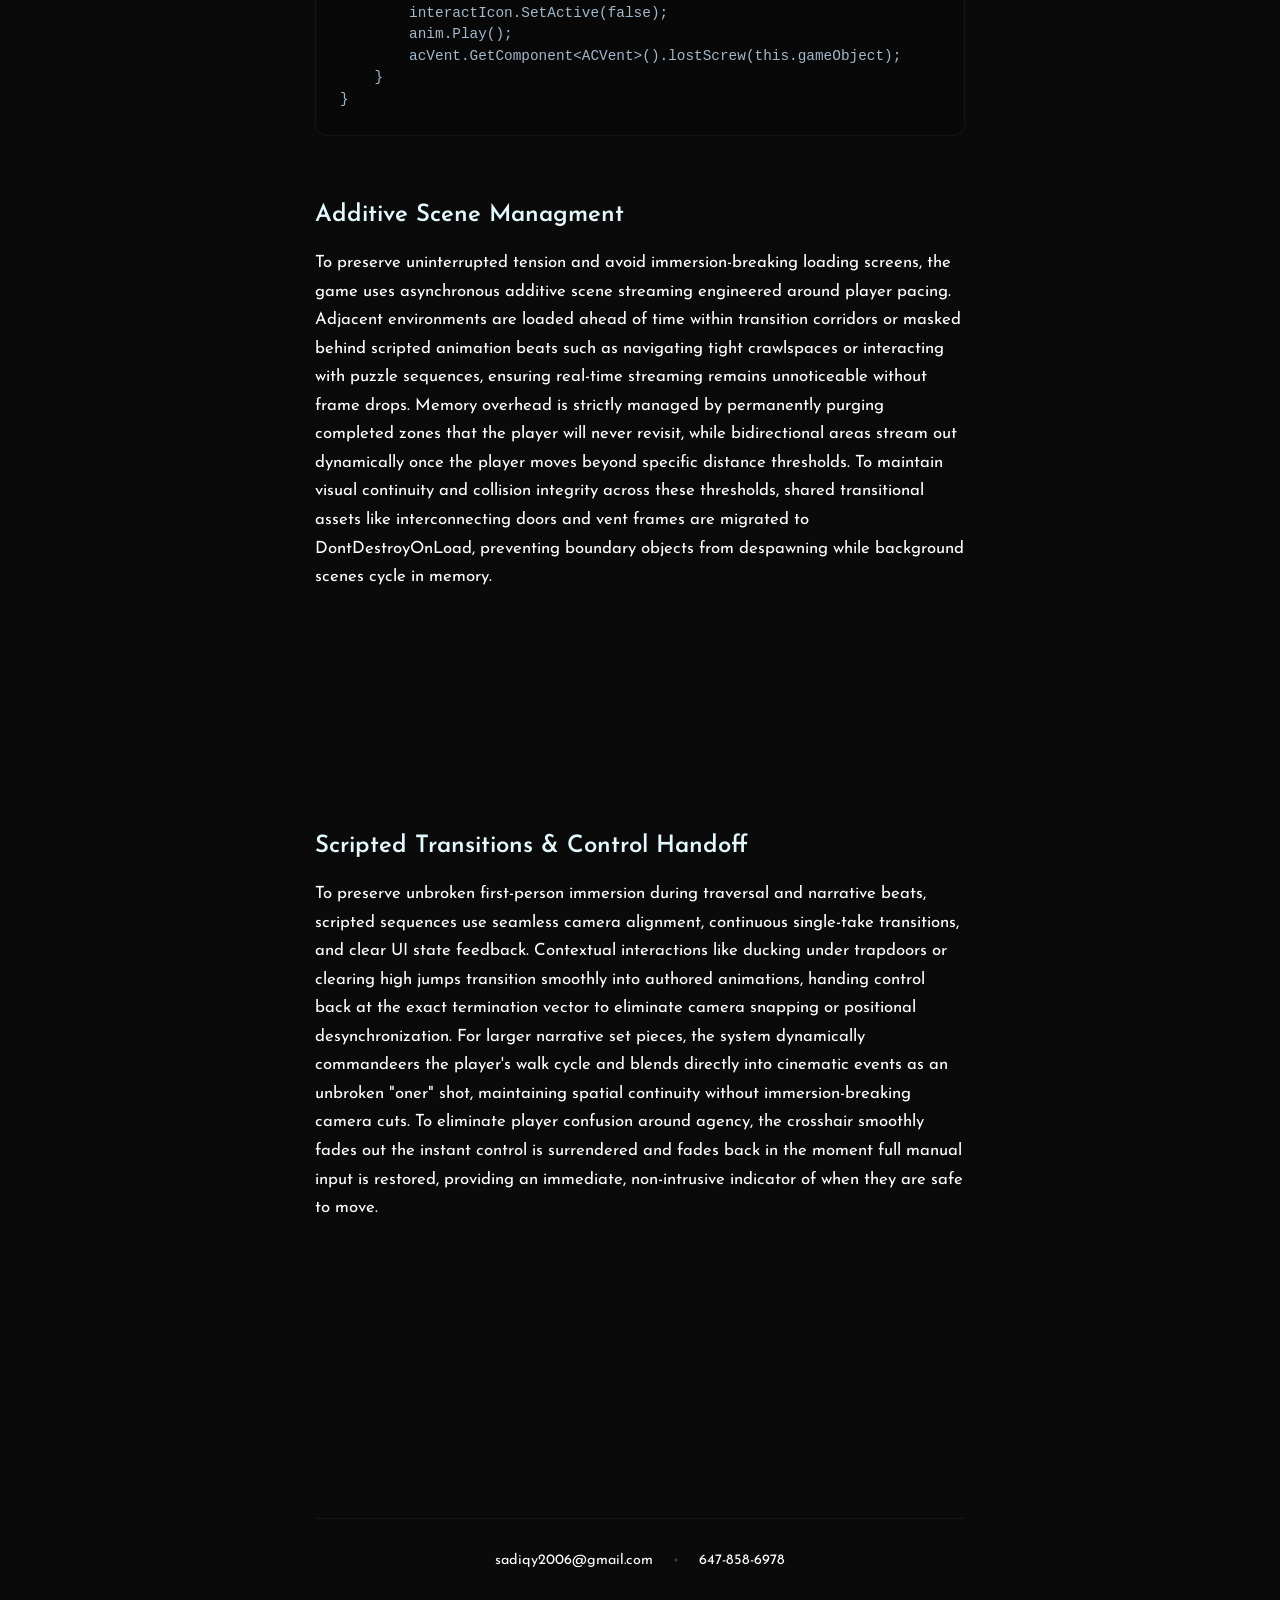
<file: case-studies/ysstudios-software.html>
<!doctype html>
<html lang="en">
  <head>
    <meta charset="UTF-8" />
    <meta name="viewport" content="width=device-width, initial-scale=1.0" />
    <title>YS Studios | Yousef Sadiq</title>
    <link rel="stylesheet" href="../style.css" />
  </head>
  <!-- The JS looks for this data attribute to know which array to render -->
  <body data-casestudy="ysstudios-game">
    <div class="portfolio-container">
      <!-- Back Link -->
      <a href="../software-dev.html" class="back-link fade-in"
        >← Back to Software Development</a
      >

      <!-- Case Study Header -->
      <header class="project-header fade-in" style="animation-delay: 0.1s">
        <h1>YS Studios</h1>
        <h2 style="margin-bottom: 5px">Founder & Lead Game Developer</h2>
        <p class="item-date">April 2026 - Present</p>

        <!-- Optional: External Links -->
        <div class="project-links">
          <a
            href="https://store.steampowered.com/app/4829810/The_Circus_That_Never_Left/"
            class="btn primary-btn"
            target="_blank"
            >The Circus That Never Left</a
          >
          <a
            href="https://www.linkedin.com/company/ys-studios/"
            class="btn secondary-btn"
            target="_blank"
            >LinkedIn</a
          >
        </div>
      </header>

      <!-- The Javascript will inject the stacked media/text blocks exactly here -->
      <section
        id="case-study-container"
        class="fade-in"
        style="animation-delay: 0.3s"
      ></section>

      <!-- FOOTER SECTION (Data injected by app.js) -->
      <footer
        class="site-footer fade-in"
        style="animation-delay: 0.5s"
      ></footer>
    </div>

    <!-- Required for dynamic rendering -->
    <script src="../app.js"></script>
  </body>
</html>
</file>
<file: style.css>
@import url('https://fonts.googleapis.com/css2?family=Josefin+Sans:ital,wght@0,100..700;1,100..700&family=Poppins:ital,wght@0,100;0,200;0,300;0,400;0,500;0,600;0,700;0,800;0,900;1,100;1,200;1,300;1,400;1,500;1,600;1,700;1,800;1,900&display=swap');

/* --- CONFIGURATION --- */
:root {
    --bg-color: #0a0a0a;
    --surface-color: #151515; /* Slightly lighter for cards */
    --text-primary: #E4F9FF;
    --text-secondary: #ffffff;
    --accent-color: #E4F9FF; /* Tech-forward cyan/blue accent */
    --font-main: 'Josefin Sans';
    
    /* Image URLs */
    --profile-img: url('assets/Headshot.jpg');
    --icon-location: url('assets/location_icon.png');
    --icon-edu: url('assets/education_icon.png');
}

/* --- BASE STYLES --- */
* {
    box-sizing: border-box;
    margin: 0;
    padding: 0;
}

body {
    background-color: var(--bg-color);
    color: var(--text-primary);
    font-family: var(--font-main);
    line-height: 1.6;
    display: flex;
    justify-content: center;
    -webkit-font-smoothing: antialiased;
}

.portfolio-container {
    max-width: 800px;
    width: 100%;
    padding: 80px 20px;
    display: flex;
    flex-direction: column;
    align-items: center;
    text-align: center;
}

/* --- HEADER --- */
.profile-header {
    display: flex;
    align-items: center;
    gap: 40px;
    margin-bottom: 60px;
    text-align: left;
    animation: slideDown 0.8s ease-out;
}

.profile-picture {
    width: 180px;
    height: 180px;
    border-radius: 50%;
    background-image: var(--profile-img);
    background-size: 100%;
    background-position: 70% 20%;
}

h1 {
    font-size: 3.2rem;
    font-weight: 600;
    letter-spacing: -1px;
    margin-bottom: 5px;
    background: linear-gradient(90deg, #fff, #ccc);
    -webkit-background-clip: text;
    -webkit-text-fill-color: transparent;
}

h2 {
    font-size: 1.1rem;
    font-weight: 400;
    color: var(--accent-color);
    margin-bottom: 12px;
    letter-spacing: 1px;
    text-transform: uppercase;
}

.location-edu {
    font-size: 0.9rem;
    color: var(--text-secondary);
    line-height: 1.8;
}

/* --- NAVIGATION --- */
.main-nav {
    display: flex;
    justify-content: center;
    gap: 20px; /* Reduced from 40px to create room */
    margin-bottom: 50px;
    padding-bottom: 20px;
    width: 100%;
    max-width: 650px;
    border-bottom: 1px solid rgba(255, 255, 255, 0.05);
}

.nav-link {
    color: var(--text-secondary);
    text-decoration: none;
    font-size: 0.85rem; /* Reduced from 1.1rem */
    font-weight: 600;
    text-transform: uppercase;
    letter-spacing: 1px; /* Reduced from 2px to condense text */
    transition: color 0.3s ease, text-shadow 0.3s ease;
    padding-bottom: 5px;
    position: relative;
    white-space: nowrap; /* Ensures the longer names stay on one line */
}

.nav-link:hover, .nav-link.active {
    color: var(--accent-color);
    text-shadow: 0 0 10px rgba(228, 249, 255, 0.3);
}

/* Active underline effect */
.nav-link.active::after {
    content: '';
    position: absolute;
    bottom: -1px;
    left: 0;
    width: 100%;
    height: 2px;
    background-color: var(--accent-color);
}

/* --- DESIGN TIMELINE --- */
.timeline-item {
    margin-bottom: 60px;
    text-align: left;
    width: 100%;
    max-width: 650px;
}

.timeline-header {
    margin-bottom: 20px;
    padding-left: 20px;
    border-left: 3px solid var(--accent-color);
}

/* --- DESIGN TIMELINE --- */

.timeline-gallery {
    display: flex;       /* Switched from Grid to Flexbox */
    flex-wrap: wrap;     /* Tells images to wrap down a line ONLY if there is no space */
    gap: 20px;
    align-items: flex-start;
}

.timeline-img {
    /* 1. Layout Math */
    max-width: calc(50% - 10px);
    object-fit: cover;    /* Crops the excess height instead of squishing the image */
    object-position: top; /* Crucial for UI: Anchors the crop so the top app header is always visible */
}

.timeline-img.single-design-item {
    /* Step 1: Remove the hard ceiling! Now min-width would work if needed. */
    max-width: 650px; 
    
    /* Step 2: Allow it to expand and fill the available width (within the container's 650px limit) */
    width: 100%; 
    height: auto; /* Restores natural height of the logo/single graphic */
}

/* --- TYPOGRAPHY & SECTIONS --- */
.section-title {
    font-size: 2rem;
    font-weight: 500;
    margin: 30px 0 40px 0;
    position: relative;
    display: inline-block;
}

.section-title::after {
    content: '';
    position: absolute;
    width: 40px;
    height: 2px;
    background-color: var(--accent-color);
    bottom: -10px;
    left: 50%;
    transform: translateX(-50%);
    border-radius: 2px;
}

/* --- GENERIC ICON STYLE --- */
/* This is the missing piece! It defines the box that the images go into. */
.icon {
    display: inline-block; /* Allows width/height on an inline text element */
    width: 15px;            /* Sets the size (tweak as needed) */
    height: 15px;
    margin-right: 2px;      /* Adds spacing between icon and text */
    vertical-align: middle; /* Centers the icon vertically with the text */
    background-size: contain; /* Ensures the whole PNG fits inside the 20x20 box */
    background-repeat: no-repeat;
    background-position: center;
}

/* --- SPECIFIC ICON APPLICATIONS --- */
/* These map the variables you already set up in :root to the correct class */
.location-icon {
    background-image: var(--icon-location);
}

.edu-icon {
    background-image: var(--icon-edu);
}

.about-section p {
    margin-bottom: 20px;
    max-width: 650px;
    margin-left: auto;
    margin-right: auto;
    color: var(--text-secondary);
    font-size: 1.05rem;
}

/* --- SKILLS SECTION (NEW) --- */
.skills-category {
    margin-bottom: 30px;
    text-align: center;
    max-width: 650px;
    width: 100%;
}

.skills-category h4 {
    font-size: 0.9rem;
    color: var(--text-primary);
    text-transform: uppercase;
    letter-spacing: 1px;
    margin-bottom: 15px;
}

.tags-container {
    display: flex;
    flex-wrap: wrap;
    justify-content: center;
    gap: 10px;
}

.skill-tag {
    background-color: rgba(35, 54, 69, 0.576);
    color: var(--text-secondary);
    padding: 8px 16px;
    border-radius: 20px;
    font-size: 0.85rem;
    font-weight: 500;
    border: 1px solid rgba(79, 172, 254, 0.2);
    cursor: default; /* Explicitly tells the browser this is not clickable */
}
/* The :hover block has been completely deleted */

/* --- DYNAMIC CARDS (Experience/Projects) --- */
/* --- DYNAMIC CARDS --- */
.item-block {
    text-align: left;
    max-width: 650px;
    margin: 0 auto 30px auto;
    background-color: var(--surface-color);
    padding: 30px;
    border-radius: 12px;
    border: 1px solid rgba(255, 255, 255, 0.05);
    /* New Flexbox properties to enable bottom anchoring */
    display: flex;
    flex-direction: column;
}

/* Forces text content to fill empty space */
.card-content {
    flex-grow: 1;
    margin-bottom: 25px;
}

/* Skills container layout */
.card-skills {
    display: flex;
    flex-wrap: wrap;
    gap: 10px;
    margin-top: auto; /* Safety anchor to push to bottom */
}

/* Scopes your existing tag styling to fit neatly inside the cards */
.card-skills .skill-tag {
    background-color: rgba(35, 54, 69, 0.576);
    color: var(--text-secondary);
    padding: 6px 14px;
    border-radius: 20px;
    font-size: 0.8rem;
    font-weight: 500;
    border: 1px solid rgba(79, 172, 254, 0.2);
    cursor: default;
}

.item-title {
    font-size: 1.25rem;
    font-weight: 600;
    margin-bottom: 5px;
}

.item-date {
    font-size: 0.85rem;
    color: var(--accent-color);
    margin-bottom: 15px;
    font-weight: 500;
}

.item-description {
    color: var(--text-secondary);
    font-size: 0.95rem;
}

.item-description ul {
    list-style-type: none;
}

.item-description li {
    margin-bottom: 12px;
    position: relative;
    padding-left: 15px; /* Slightly reduced from 20px for the circle */
}

.item-description li::before {
    content: '•'; /* Changed back to a standard circle */
    position: absolute;
    left: 0;
    color: var(--accent-color);
    font-size: 1.2rem; /* Optional: Makes the dot a bit more prominent */
    line-height: 1;
    top: 2px; /* Aligns the dot perfectly with the text */
}

/* --- IN-CARD BUTTONS --- */
.view-project-btn {
    align-self: center;           /* Centers the button horizontally at the bottom */
    margin-top: 25px;             /* Adds spacing between the skills and the button */
    padding: 12px 32px 11px 32px; /* Increased padding for a larger size */
    font-size: 1rem;              /* Slightly larger text */
    border-radius: 100px !important;          /* Forces a perfect oval shape */
}

/* --- ANIMATIONS & RESPONSIVENESS --- */
@keyframes slideDown {
    from { opacity: 0; transform: translateY(-20px); }
    to { opacity: 1; transform: translateY(0); }
}

/* --- PAGE LOAD ANIMATIONS --- */

/* 1. The Animation Keyframes */
@keyframes fadeInUp {
    from { 
        opacity: 0; 
        transform: translateY(30px); 
    }
    to { 
        opacity: 1; 
        transform: translateY(0); 
    }
}

/* 2. The Base Class */
.fade-in {
    opacity: 0; /* Keeps sections hidden until their animation starts */
    animation: fadeInUp 0.8s ease-out forwards;
}

/* 3. The Staggered Delays (The Waterfall Effect) */
/* The header takes 0s, so we start delaying after that */
.about-section {
    animation-delay: 0.2s;
}

.skills-section {
    animation-delay: 0.4s;
}

.experience-section {
    animation-delay: 0.6s;
}

.projects-section {
    animation-delay: 0.8s;
}

@media (max-width: 768px) {
    .profile-header {
        flex-direction: column;
        text-align: center;
        gap: 20px;
    }
    
    .item-block {
        padding: 20px;
    }
}

/* --- PROJECT PAGE STYLES --- */
.back-link {
    align-self: flex-start;
    color: var(--text-secondary);
    text-decoration: none;
    margin-bottom: 40px;
    font-size: 0.95rem;
    transition: color 0.2s ease;
}

.back-link:hover {
    color: var(--accent-color);
}

.project-header {
    margin-bottom: 40px;
    width: 100%;
    max-width: 650px;
    text-align: left;
}

.project-links {
    display: flex;
    gap: 15px;
    margin-top: 25px;
}

.btn {
    /* 1. Upgrade to Flexbox for strict alignment */
    display: inline-flex;
    align-items: center;
    justify-content: center;
    
    /* 2. Lock the line-height so it doesn't add hidden spacing */
    line-height: 1; 
    
    /* 3. The Optical Nudge: Top, Right, Bottom, Left */
    /* We subtract 1px from the top and add 1px to the bottom to push the text UP slightly */
    padding: 11px 20px 10px 20px; 
    
    border-radius: 8px;
    text-decoration: none;
    font-weight: 600;
    font-size: 0.9rem;
    transition: all 0.2s ease;
}

.primary-btn {
    background-color: var(--accent-color);
    color: var(--bg-color);
}

.primary-btn:hover {
    background-color: #ffffff;
}

.secondary-btn {
    background-color: transparent;
    color: var(--accent-color);
    border: 1px solid var(--accent-color);
}

.secondary-btn:hover {
    background-color: rgba(228, 249, 255, 0.1);
}

.project-details {
    max-width: 650px;
    text-align: left;
    margin-bottom: 10px;
}

.project-gallery {
    width: 100%;
    max-width: 650px; /* Matches the text sections above it perfectly */
    text-align: left;
}

.gallery-grid {
    display: grid;
    grid-template-columns: repeat(auto-fit, minmax(200px, 1fr));
    gap: 20px;
    width: 100%;
    max-width: 100%; /* Changed from 800px */
    margin-top: 20px;
    align-items: start; 
}

.gallery-img {
    width: 100%;
    height: auto;
    background-color: var(--surface-color);
    border-radius: 8px;
    border: 1px solid rgba(255, 255, 255, 0.05);
    object-fit: cover; /* Ensures images fill the box perfectly */
}

/* --- FOOTER --- */
.site-footer {
    margin-top: 60px;
    padding-top: 30px;
    border-top: 1px solid rgba(255, 255, 255, 0.05);
    width: 100%;
    max-width: 650px; /* Matches your text and nav width */
    text-align: center;
    font-size: 0.9rem;
}

.footer-link {
    color: var(--text-secondary);
    text-decoration: none;
    transition: color 0.2s ease, text-shadow 0.2s ease;
}

.footer-link:hover {
    color: var(--accent-color);
    text-shadow: 0 0 8px rgba(228, 249, 255, 0.3);
}

.footer-divider {
    color: rgba(255, 255, 255, 0.2);
    margin: 0 15px;
    font-size: 0.8rem;
}

/* --- CASE STUDY STACKED LAYOUT --- */
.case-study-block {
    max-width: 650px;
    margin: 0 auto 60px auto;
    text-align: left;
}

.block-media {
    margin-top: 25px; /* Moved from margin-bottom */
    border-radius: 12px;
    overflow: hidden; 
}

.study-img, .study-video {
    width: 300px;
    height: auto;
    display: block;
    margin: 0 auto;
    object-fit: cover;
}

.study-code {
    padding: 24px;
    overflow-x: auto; /* Adds a horizontal scrollbar if the code line is too long */
    font-family: 'Courier New', Courier, monospace;
    font-size: 0.9rem;
    color: #a3b8cc; /* Soft contrasting color for the code text */
    line-height: 1.5;
    background-color: #080808; /* Slightly darker than the surface for contrast */
    margin: 0;
}

.block-header {
    font-size: 1.5rem;
    font-weight: 600;
    color: var(--text-primary);
    margin-bottom: 15px;
}

.study-text {
    color: var(--text-secondary);
    font-size: 1.05rem;
    line-height: 1.7;
}

.study-bullets {
    color: var(--text-secondary);
    font-size: 1.05rem;
    line-height: 1.7;
    padding-left: 20px;
    list-style-type: none;
}

.study-bullets li {
    margin-bottom: 12px;
    position: relative;
}

.study-bullets li::before {
    content: '•';
    position: absolute;
    left: -18px;
    color: var(--accent-color);
    font-size: 1.2rem;
    top: -2px;
}

/* --- MULTI-IMAGE GALLERY --- */
.study-gallery {
    display: grid;
    grid-template-columns: repeat(auto-fit, minmax(250px, 1fr));
    gap: 15px;
    width: 100%;
}

.gallery-item {
    width: 300px;
    height: auto;
    display: block;
    margin: 0 auto;
    object-fit: cover;
}

/* Removes the global border/background on the wrapper ONLY when it holds a gallery */
.block-media:has(.study-gallery) {
    background-color: transparent;
    border: none;
    border-radius: 0;
}

/* --- MULTI-CODE BLOCK GROUP --- */
.study-code-group {
    display: flex;
    flex-direction: column;
    gap: 15px; /* Spacing between code blocks */
    width: 100%;
}

.study-code-group .study-code {
    border-radius: 12px;
    border: 1px solid rgba(255, 255, 255, 0.05);
}

/* Removes the global border/background on the wrapper when it holds grouped code */
.block-media:has(.study-code-group) {
    background-color: transparent;
    border: none;
    border-radius: 0;
}
</file>
